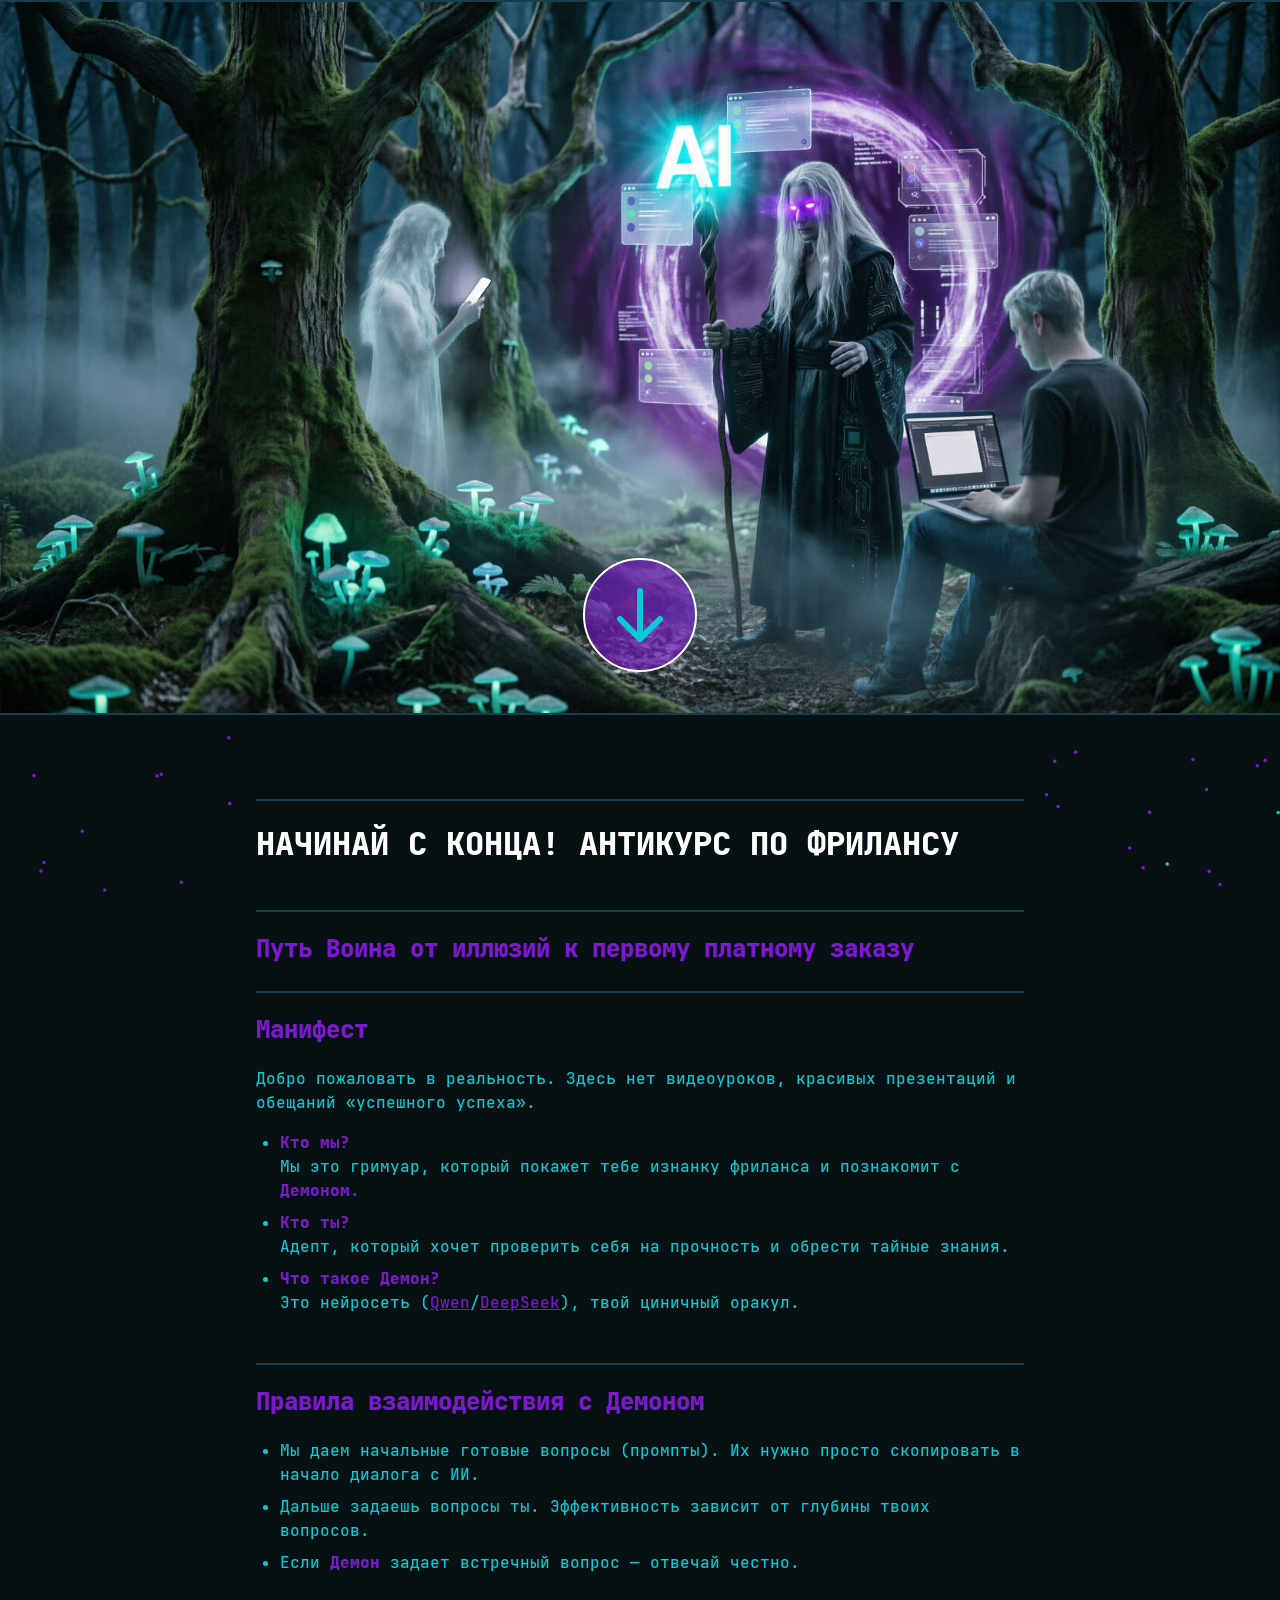
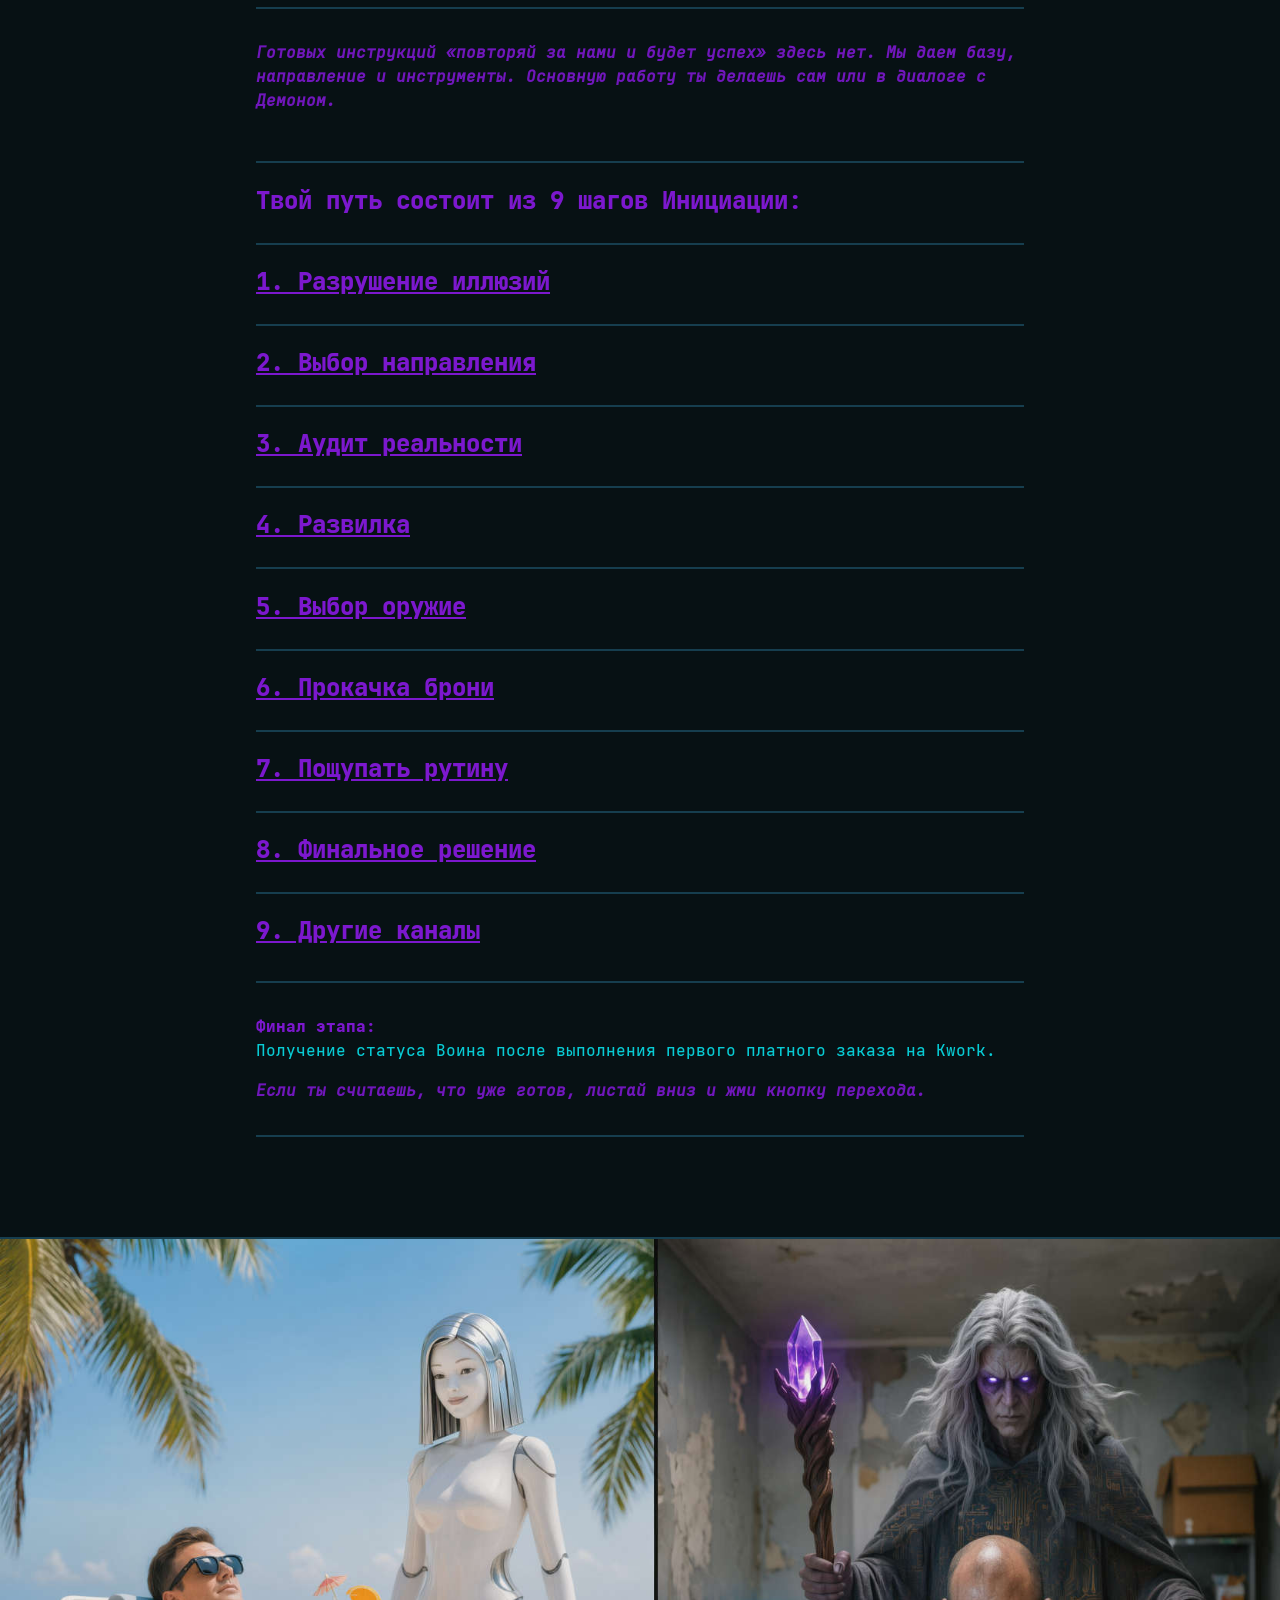
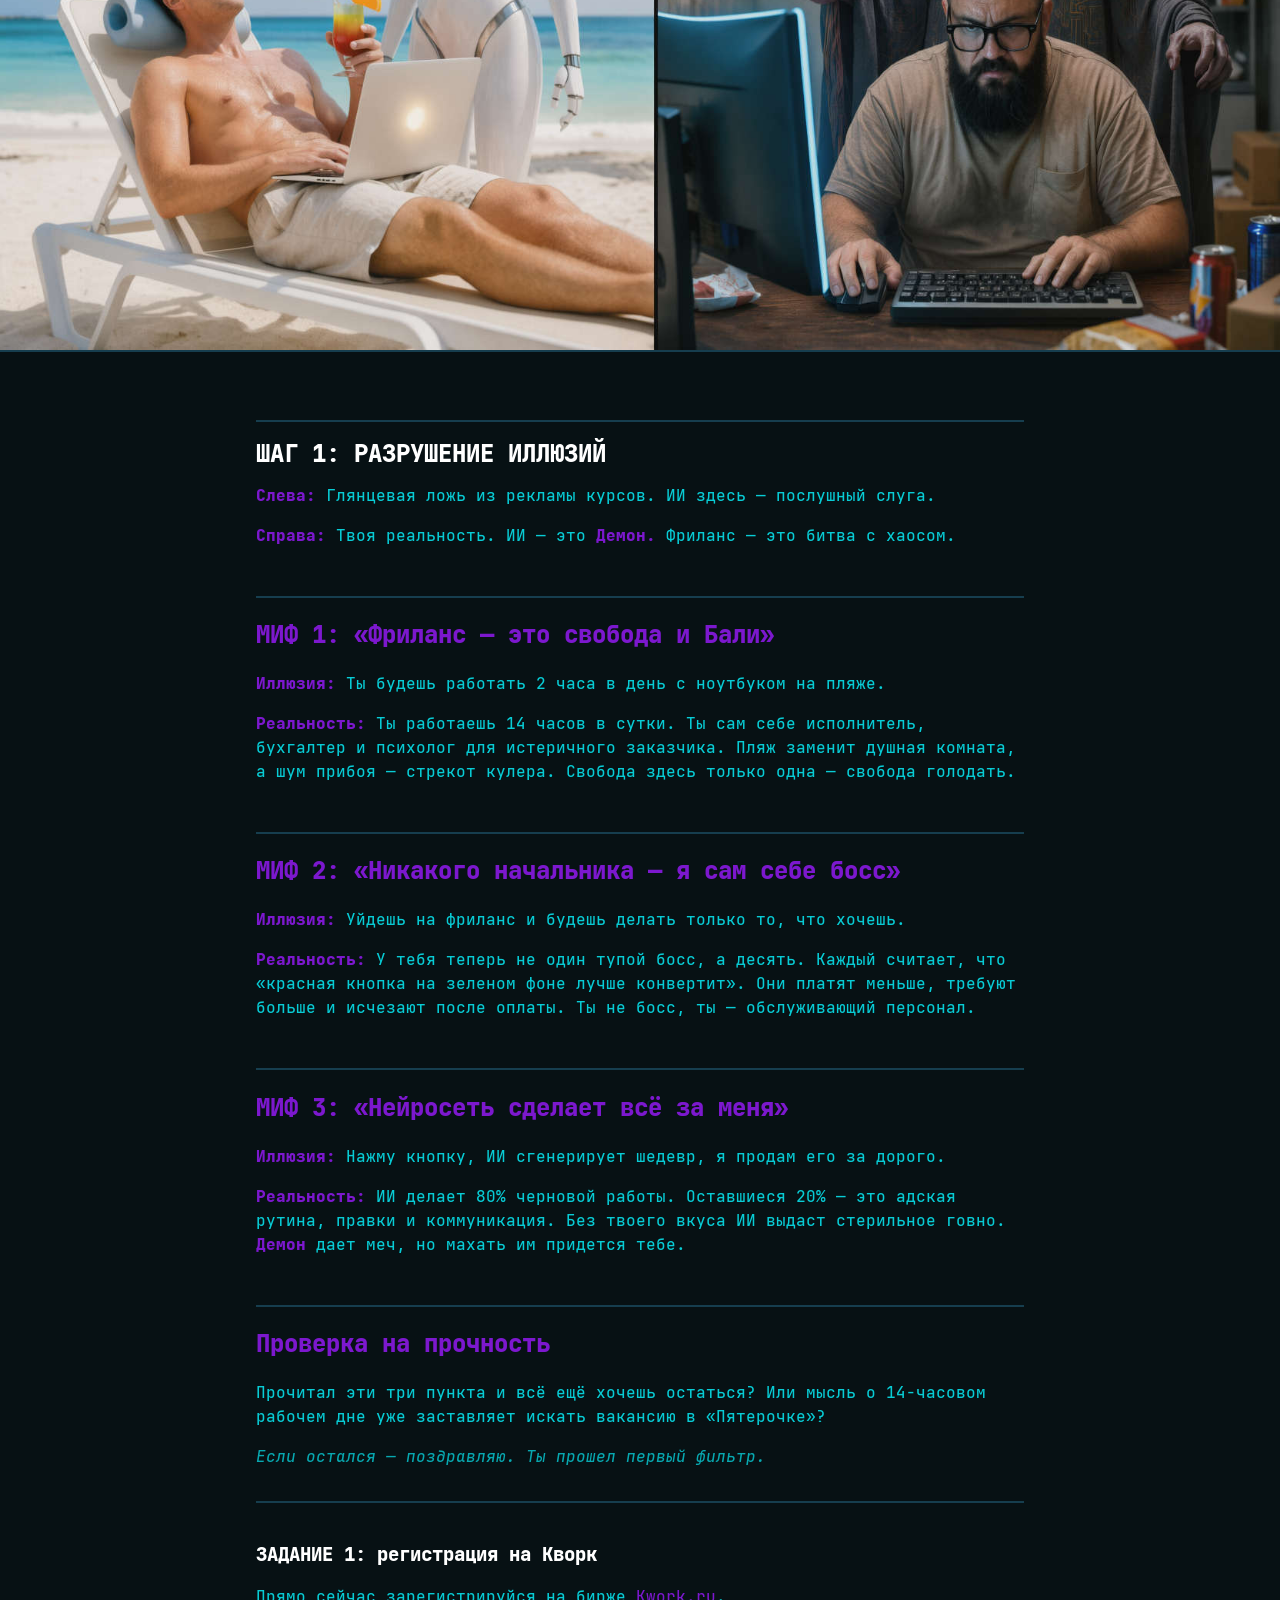
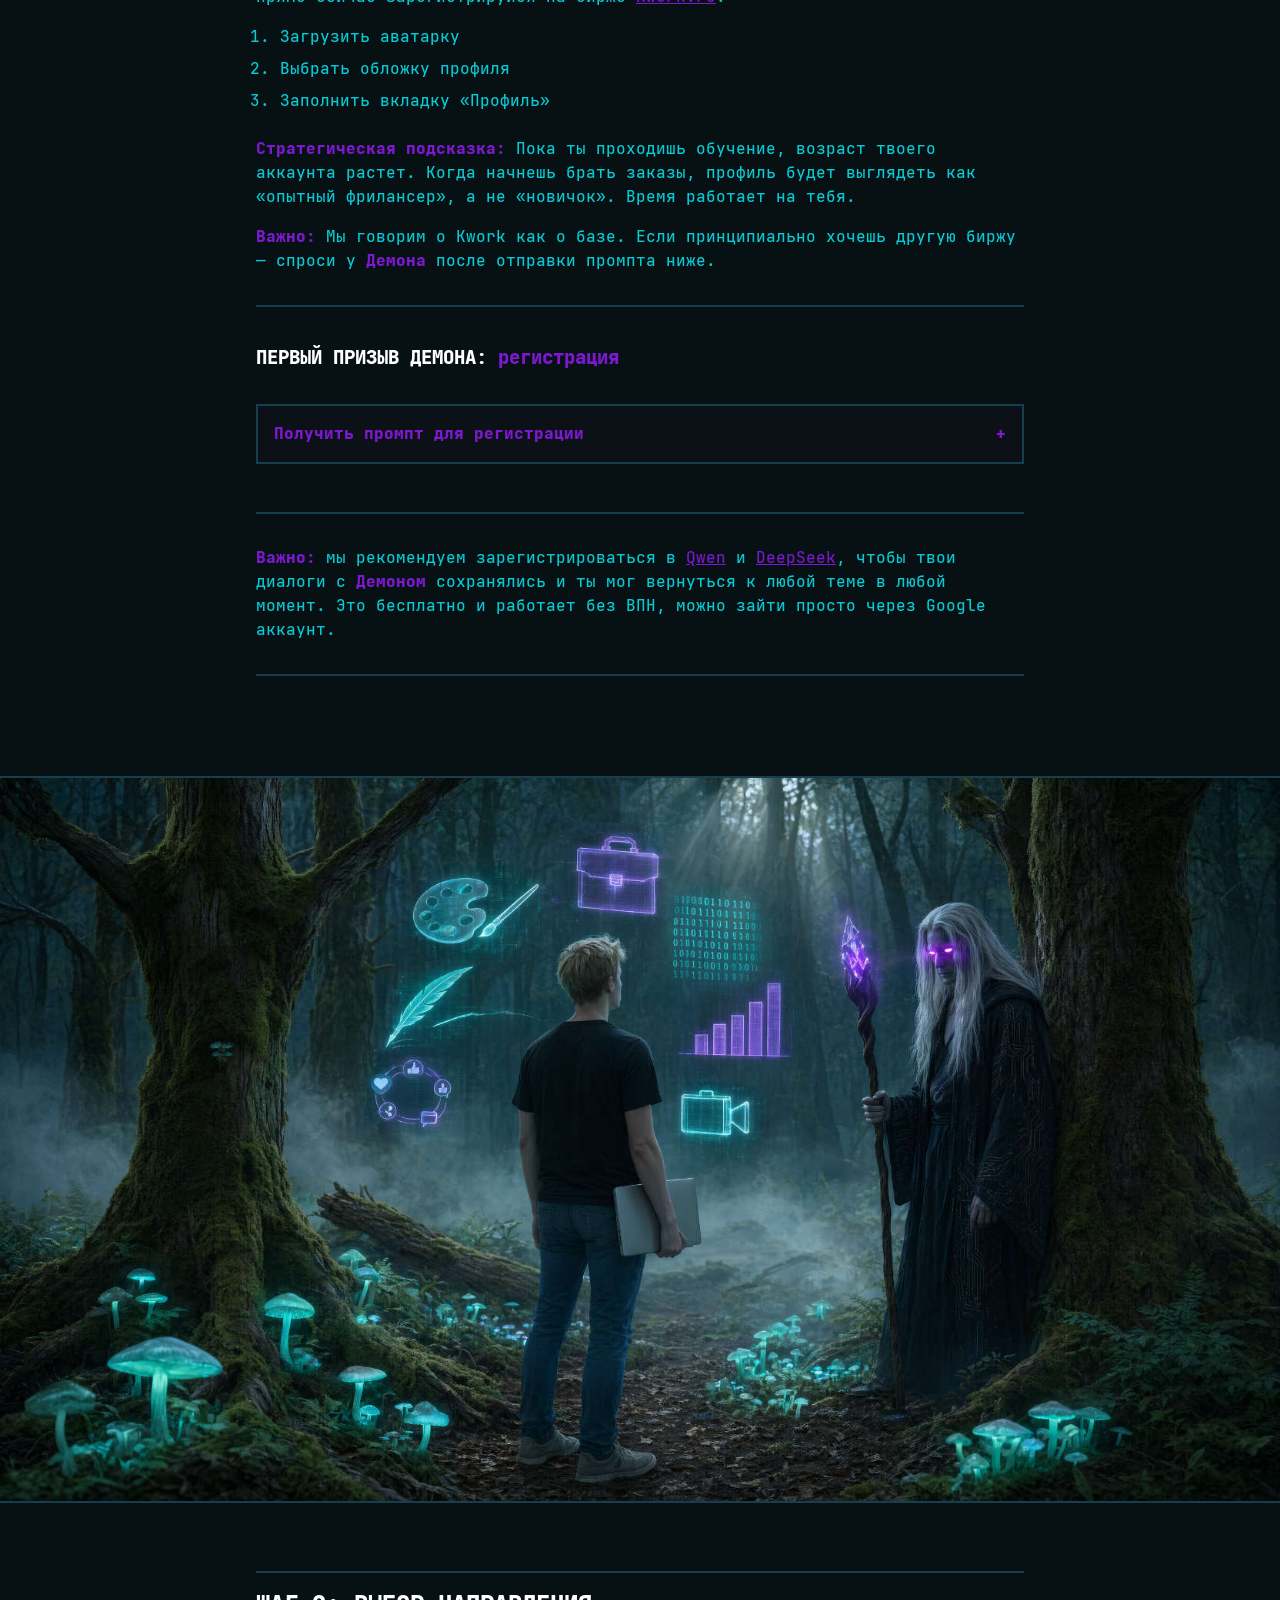
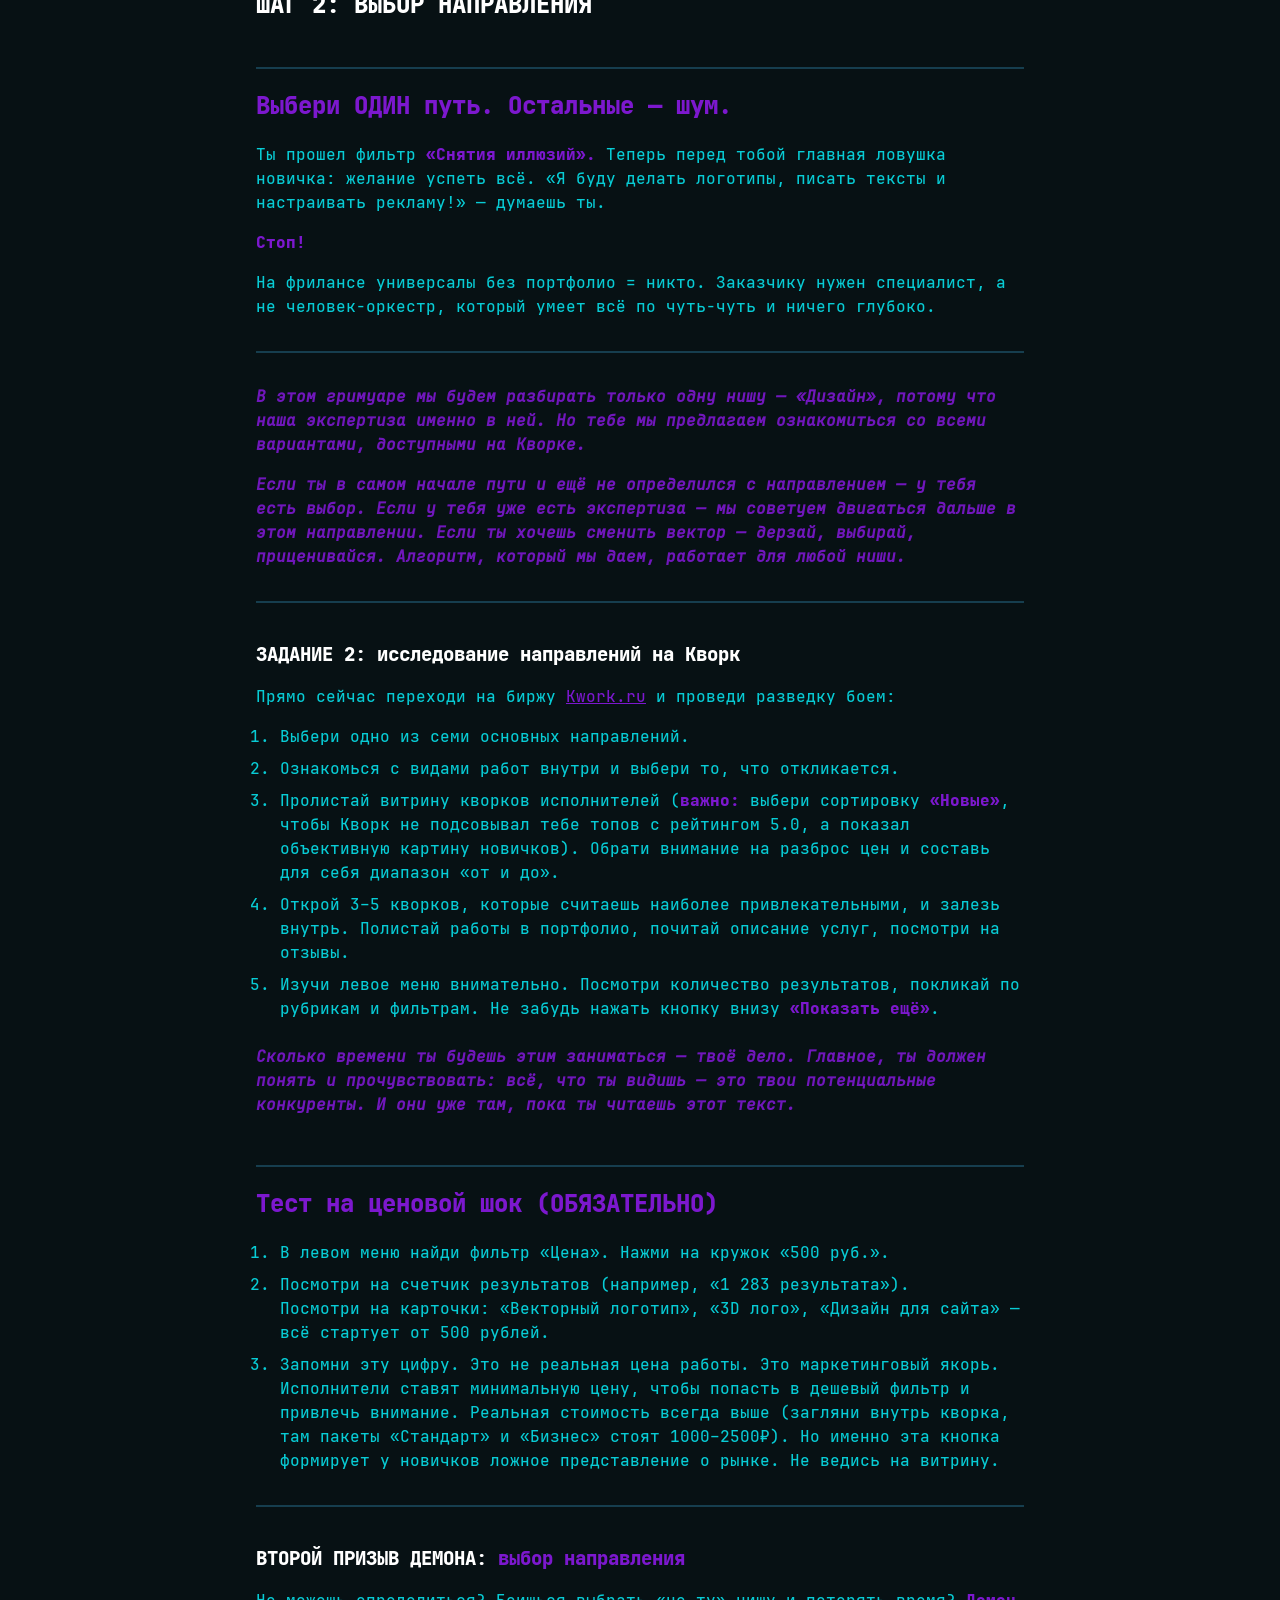
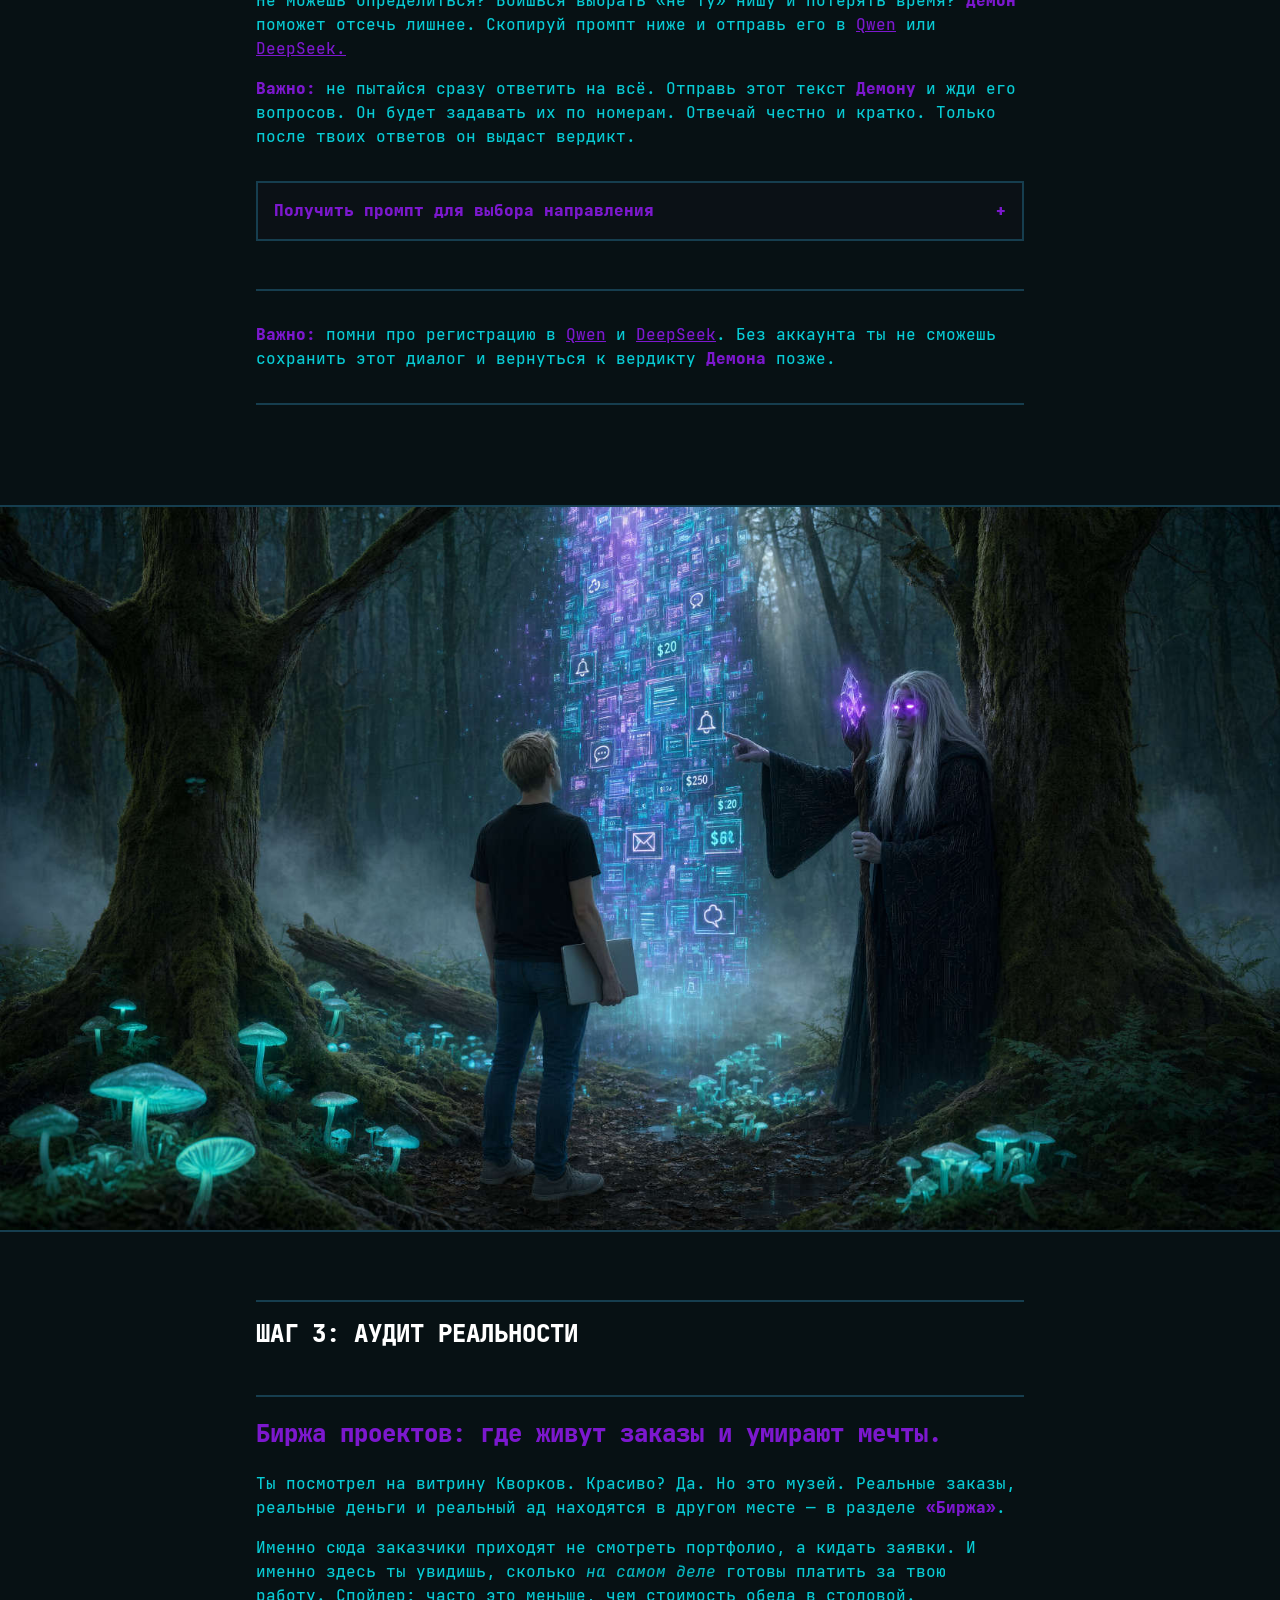
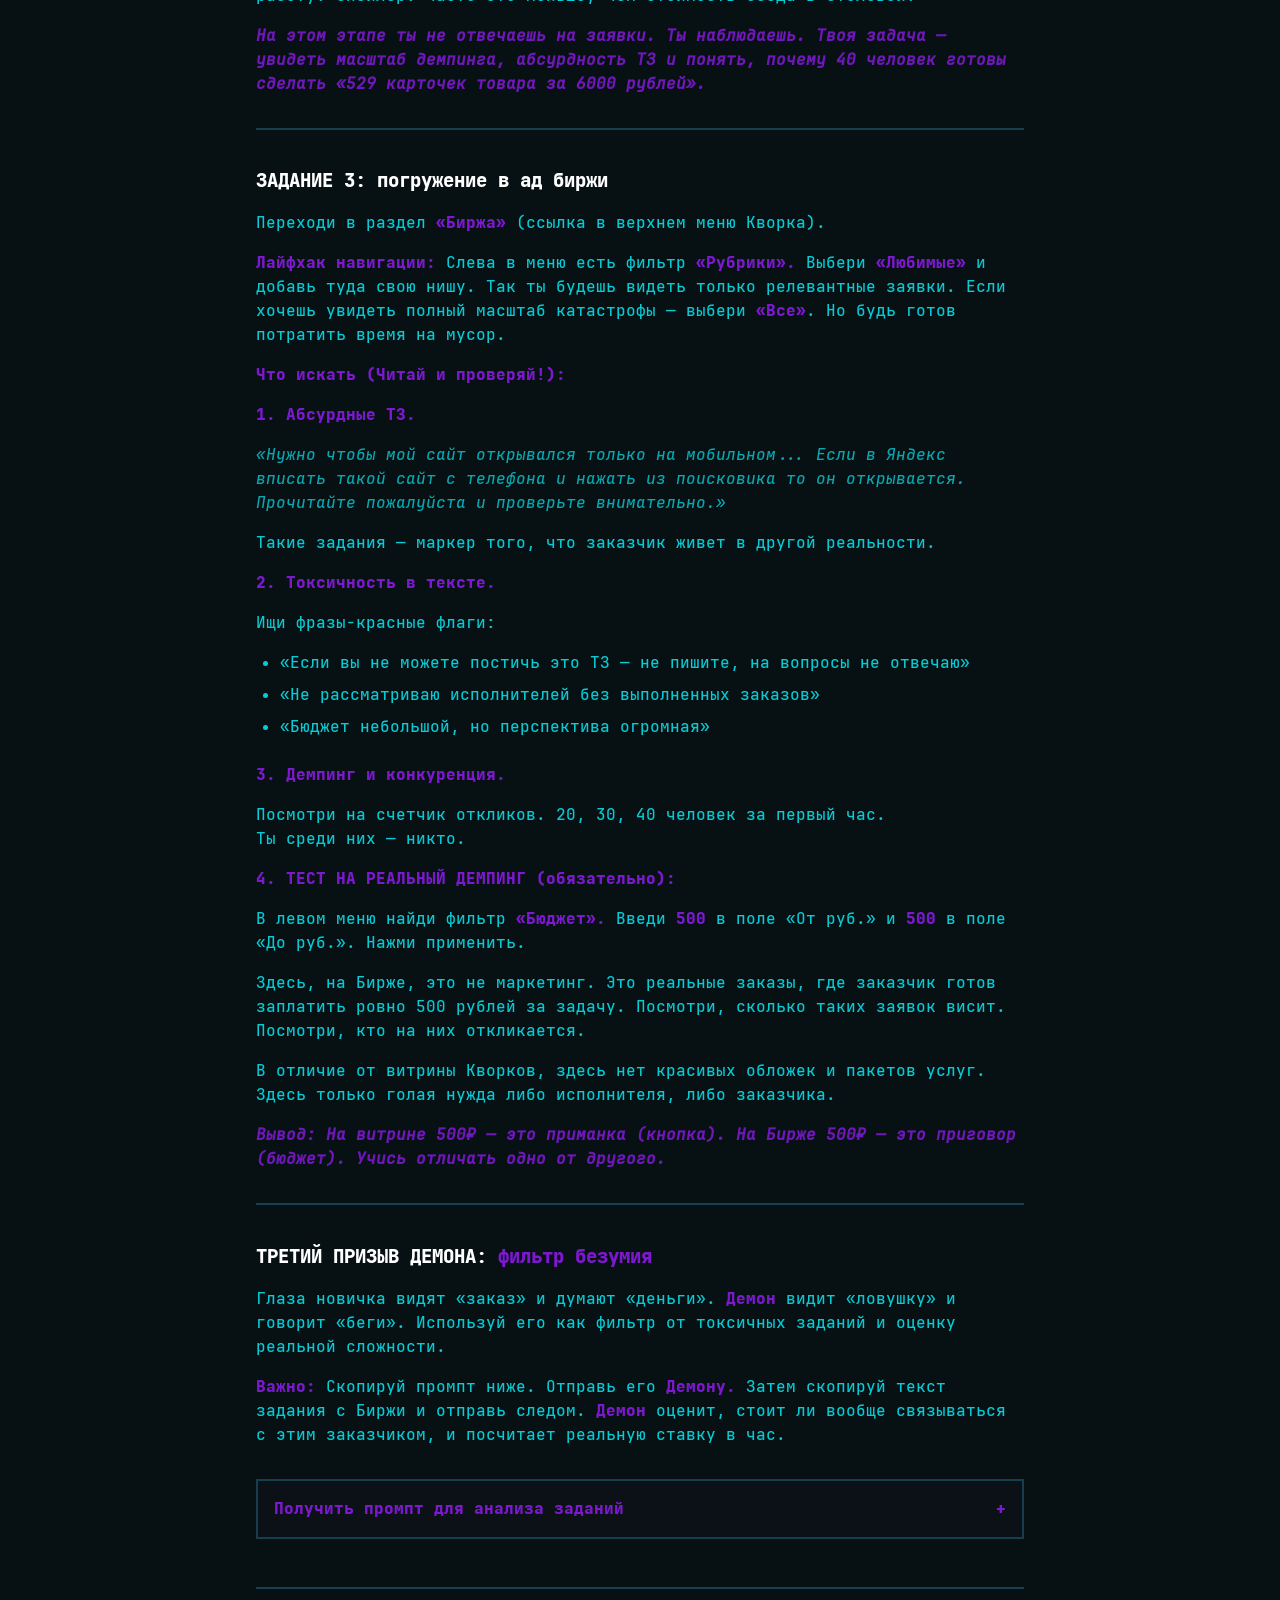
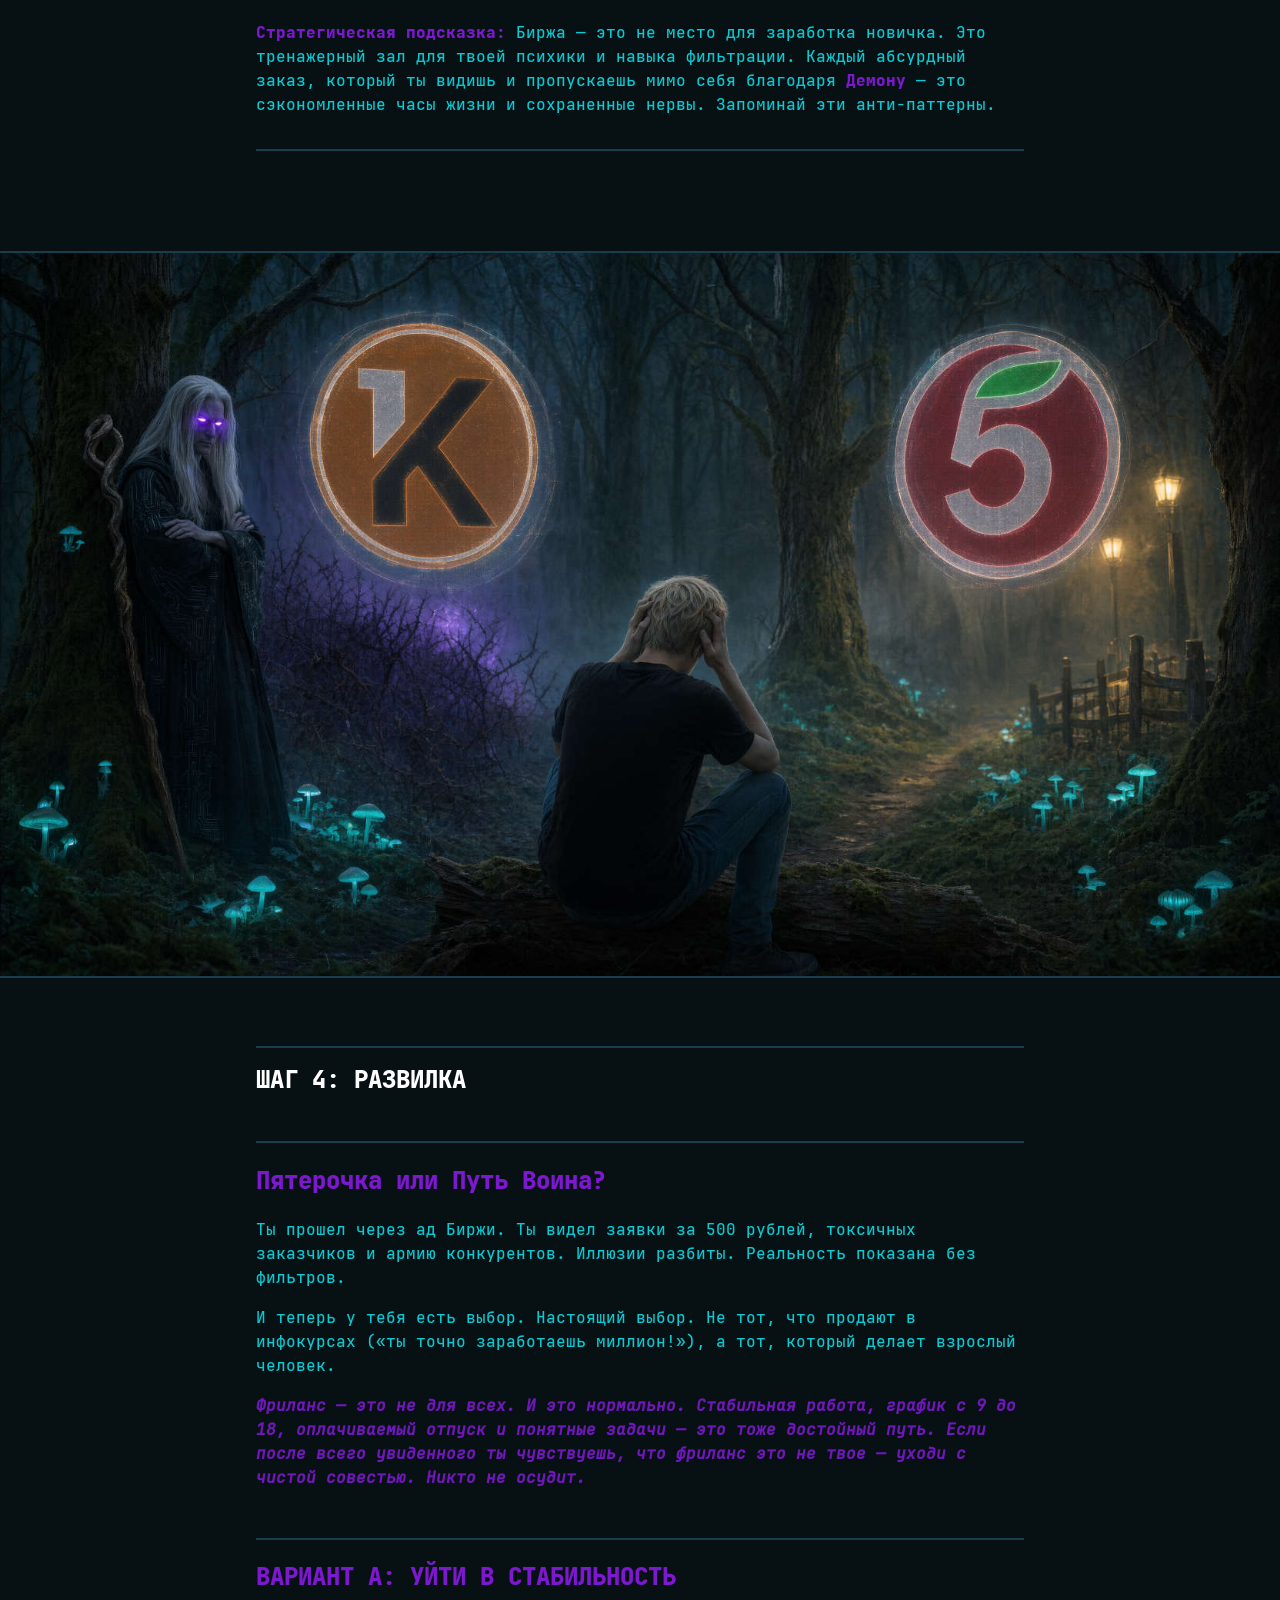
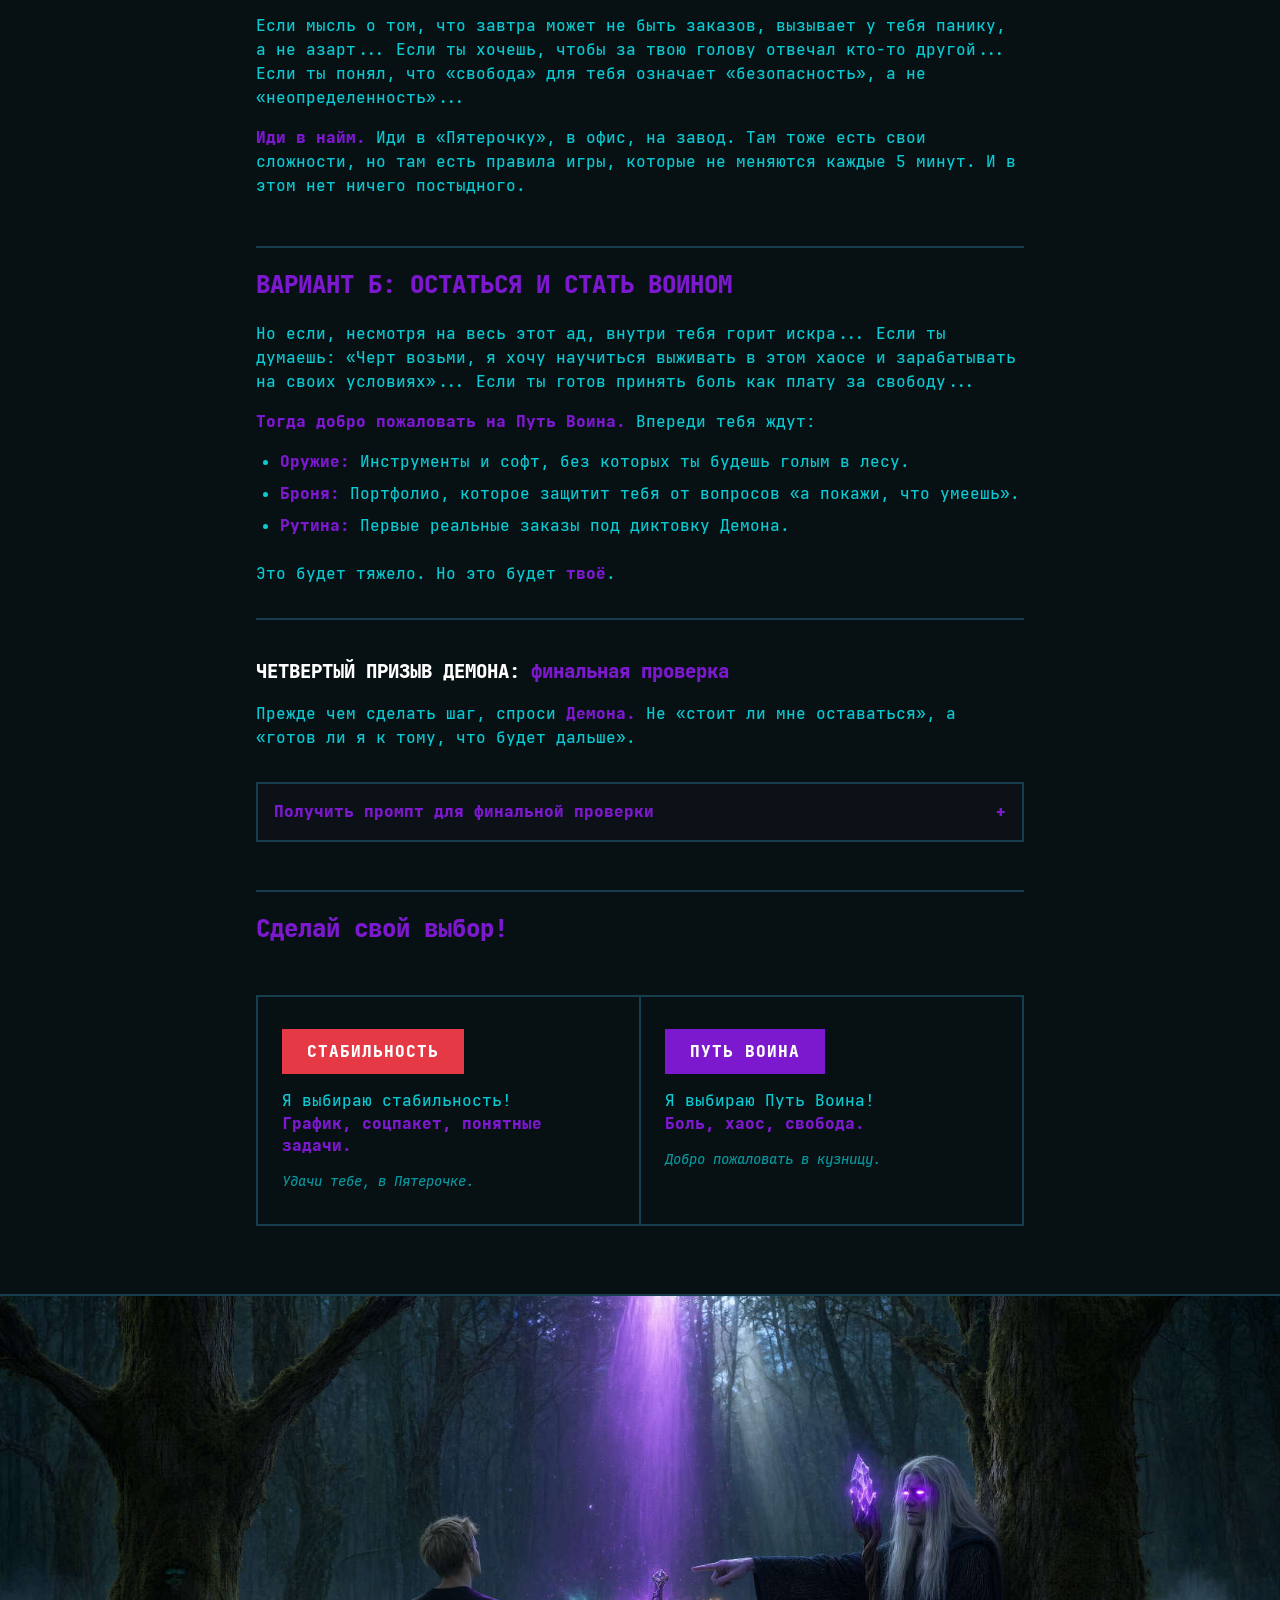
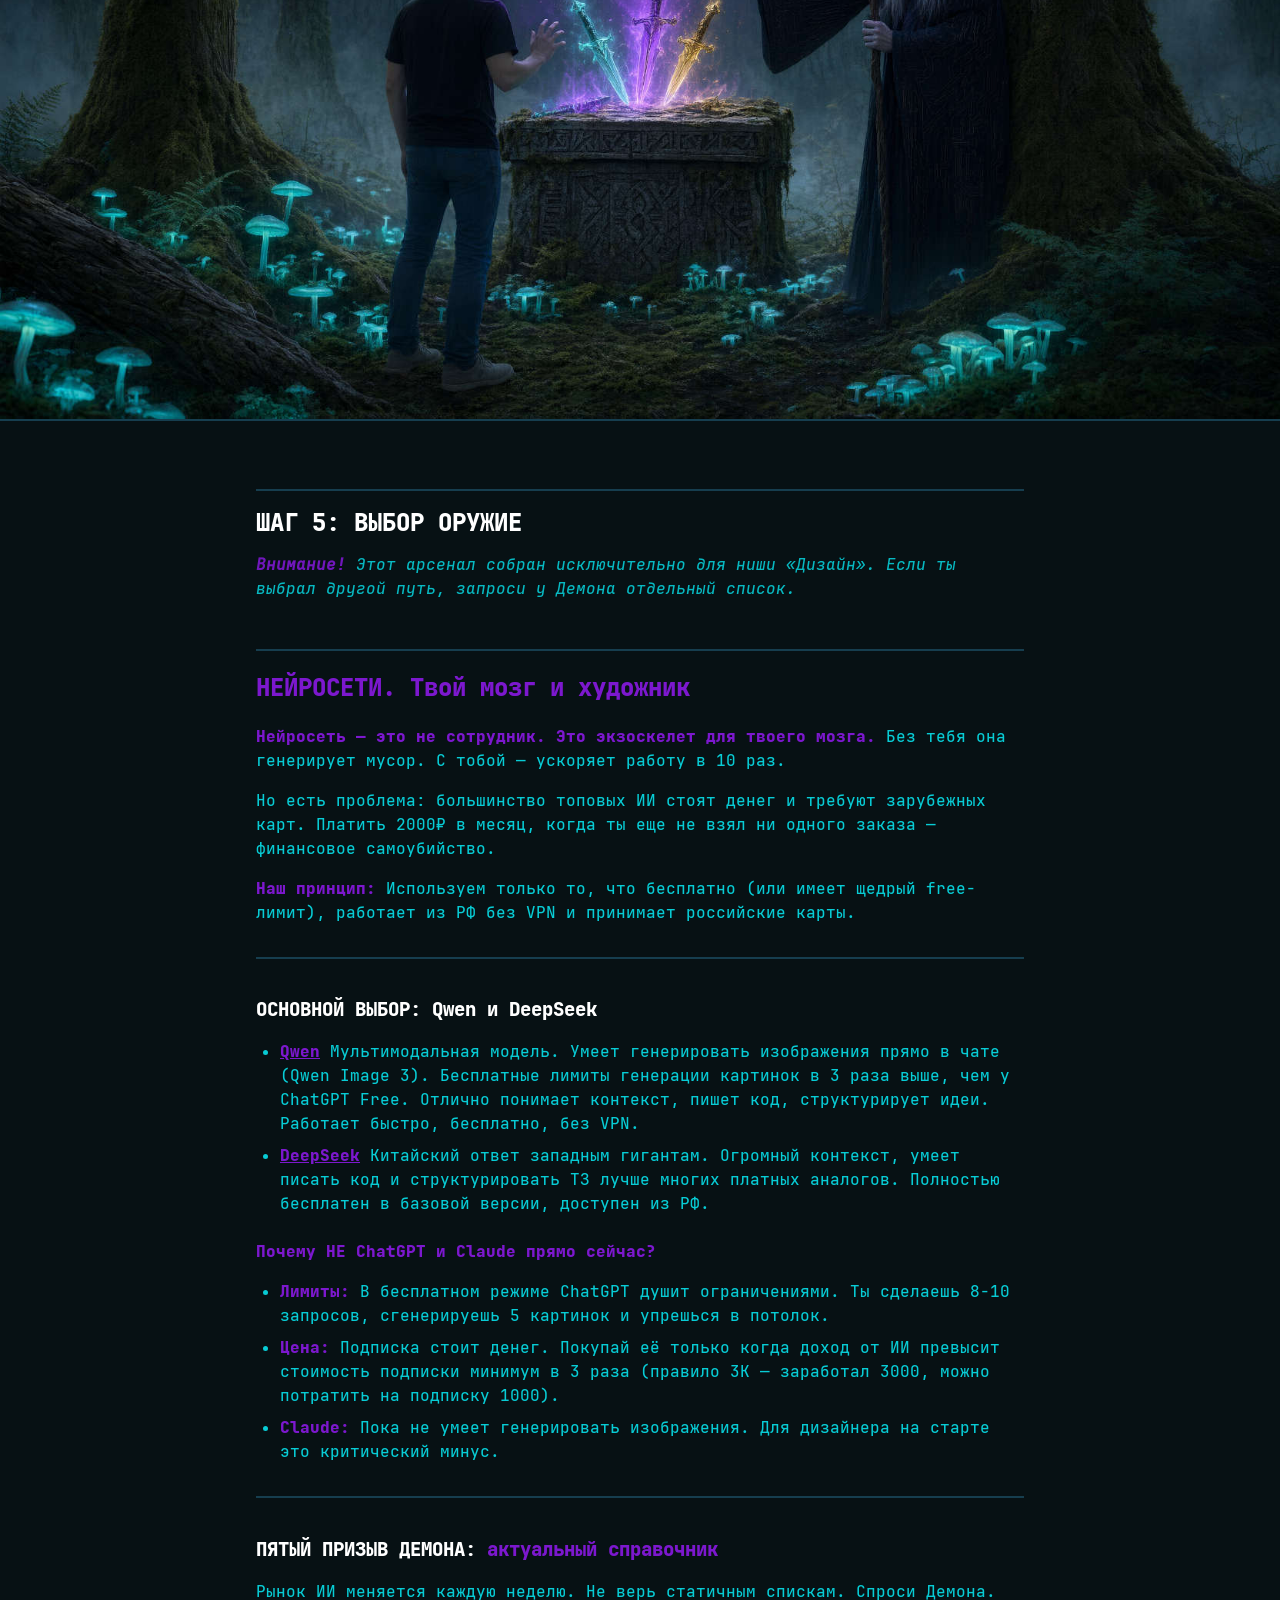
<file: index.html>
<!DOCTYPE html>
<html lang="ru">
<head>
    <meta charset="UTF-8">
    <meta name="viewport" content="width=device-width, initial-scale=1.0">
    <title>НАЧИНАЙ С КОНЦА! Антикурс по фрилансу</title>
    <link rel="stylesheet" href="style.css">

    <!-- ==================== Open Graph (превью для соцсетей) ==================== -->
    <meta property="og:type" content="website">
    <meta property="og:title" content="НАЧИНАЙ С КОНЦА! Антикурс по фрилансу">
    <meta property="og:description" content="Путь Воина от иллюзий к первому платному заказу. Гримуар для новичков и дизайнеров на пенсии.">
    <meta property="og:image" content="https://gloomywhale.github.io/start_from_end/assets/hero_og.jpg">
    <meta property="og:url" content="https://gloomywhale.github.io/start_from_end/">
</head>

<body>

<main class="container">
    <canvas id="dots-canvas"></canvas>

<!-- ==================== HERO-БЛОК (портал + манифест) ==================== -->
<header class="hero-section">

    <!-- Картинка на всю ширину 1664px + стрелка вниз -->
    <div class="hero-visual">
        <img src="assets/hero.jpg" alt="Портал в лесу" class="hero-image">
        <a href="#main-title" class="scroll-arrow" aria-label="Перейти к тексту">
            <svg viewBox="0 0 60 60" fill="none" xmlns="http://www.w3.org/2000/svg">
                <circle cx="30" cy="30" r="28" stroke="#ffffff" stroke-width="1" fill="rgba(124, 24, 206, 0.6)"/>
                <path d="M30 18V42M30 42L20 32M30 42L40 32" stroke="#08CCD5" stroke-width="3" stroke-linecap="round" stroke-linejoin="round"/>
            </svg>
        </a>
    </div>

    <!-- НАЧАЛО: Колонка 768px -->
    <div class="text-column">
        <h1 id="main-title">НАЧИНАЙ С КОНЦА! Антикурс по фрилансу</h1>
        <h2>Путь Воина от иллюзий к первому платному заказу</h2>
        <h2>Манифест</h2>
        <p>Добро пожаловать в реальность. Здесь нет видеоуроков, красивых презентаций и обещаний «успешного успеха».</p>
        <ul>
            <li><strong>Кто мы?</strong> <br>Мы это гримуар, который покажет тебе изнанку фриланса и познакомит с <strong>Демоном.</strong></li>
            <li><strong>Кто ты?</strong> <br>Адепт, который хочет проверить себя на прочность и обрести тайные знания.</li>
            <li><strong>Что такое Демон?</strong> <br>Это нейросеть (<a href="https://chat.qwen.ai" target="_blank" rel="noopener noreferrer">Qwen</a>/<a href="https://chat.deepseek.com" target="_blank" rel="noopener noreferrer">DeepSeek</a>), твой циничный оракул.</li>
        </ul>

        <h2>Правила взаимодействия с Демоном</h2>
        <ul>
            <li>Мы даем начальные готовые вопросы (промпты). Их нужно просто скопировать в начало диалога с ИИ.</li>
            <li>Дальше задаешь вопросы ты. Эффективность зависит от глубины твоих вопросов.</li>
            <li>Если <strong>Демон</strong> задает встречный вопрос — отвечай честно.</li>
        </ul>

        <hr class="final-divider">

        <p class="note"><strong>Готовых инструкций «повторяй за нами и будет успех» здесь нет. Мы даем базу, направление и инструменты. Основную работу ты делаешь сам или в диалоге с Демоном.</strong></p>

        <h2>Твой путь состоит из 9 шагов Инициации:</h2>
        <h2><a href="#step1">1. Разрушение иллюзий</a></h2>
        <h2><a href="#step2">2. Выбор направления</a></h2>
        <h2><a href="#step3">3. Аудит реальности</a></h2>
        <h2><a href="#step4">4. Развилка</a></h2>
        <h2><a href="#step5">5. Выбор оружие</a></h2>
        <h2><a href="#step6">6. Прокачка брони</a></h2>
        <h2><a href="#step7">7. Пощупать рутину</a></h2>
        <h2><a href="#step8">8. Финальное решение</a></h2>
        <h2><a href="#step9">9. Другие каналы</a></h2>

        <hr class="final-divider">

        <p><strong>Финал этапа:</strong> <br>Получение статуса Воина после выполнения первого платного заказа на Kwork.</p>
        <p class="note"><strong>Если ты считаешь, что уже готов, листай вниз и жми кнопку перехода.</strong></p>

        <hr class="final-divider">
    </div>
    <!-- КОНЕЦ: Колонка 768px -->

</header>
<!-- ==================== /HERO-БЛОК ==================== -->


<!-- ==================== ШАГ 1: РАЗРУШЕНИЕ ИЛЛЮЗИЙ ==================== -->
<section id="step1" class="step-section-full">

    <!-- Картинка на всю ширину 1664px -->
    <figure class="full-width-meme">
        <img src="assets/illusion-meme.jpg" alt="Иллюзия vs Реальность фриланса" class="meme-image">
    </figure>

    <!-- НАЧАЛО: Колонка 768px -->
    <div class="text-column">
        <h1>ШАГ 1: РАЗРУШЕНИЕ ИЛЛЮЗИЙ</h1>

        <p><strong>Слева:</strong> Глянцевая ложь из рекламы курсов. ИИ здесь — послушный слуга.</p>
        <p><strong>Справа:</strong> Твоя реальность. ИИ — это <strong>Демон.</strong> Фриланс — это битва с хаосом.</p>

        <h2>МИФ 1: «Фриланс — это свобода и Бали»</h2>
        <p><strong>Иллюзия:</strong> Ты будешь работать 2 часа в день с ноутбуком на пляже.</p>
        <p><strong>Реальность:</strong> Ты работаешь 14 часов в сутки. Ты сам себе исполнитель, бухгалтер и психолог для истеричного заказчика. Пляж заменит душная комната, а шум прибоя — стрекот кулера. Свобода здесь только одна — свобода голодать.</p>

        <h2>МИФ 2: «Никакого начальника — я сам себе босс»</h2>
        <p><strong>Иллюзия:</strong> Уйдешь на фриланс и будешь делать только то, что хочешь.</p>
        <p><strong>Реальность:</strong> У тебя теперь не один тупой босс, а десять. Каждый считает, что «красная кнопка на зеленом фоне лучше конвертит». Они платят меньше, требуют больше и исчезают после оплаты. Ты не босс, ты — обслуживающий персонал.</p>

        <h2>МИФ 3: «Нейросеть сделает всё за меня»</h2>
        <p><strong>Иллюзия:</strong> Нажму кнопку, ИИ сгенерирует шедевр, я продам его за дорого.</p>
        <p><strong>Реальность:</strong> ИИ делает 80% черновой работы. Оставшиеся 20% — это адская рутина, правки и коммуникация. Без твоего вкуса ИИ выдаст стерильное говно. <strong>Демон</strong> дает меч, но махать им придется тебе.</p>

        <h2>Проверка на прочность</h2>
        <p>Прочитал эти три пункта и всё ещё хочешь остаться? Или мысль о 14-часовом рабочем дне уже заставляет искать вакансию в «Пятерочке»?</p>
        <p class="note"><em>Если остался — поздравляю. Ты прошел первый фильтр.</em></p>

        <hr class="final-divider">

        <h3>ЗАДАНИЕ 1: регистрация на Кворк</h3>
        <p>Прямо сейчас зарегистрируйся на бирже <a href="https://kwork.ru" target="_blank" rel="noopener noreferrer">Kwork.ru</a>.</p>
        <ol>
            <li>Загрузить аватарку</li>
            <li>Выбрать обложку профиля</li>
            <li>Заполнить вкладку «Профиль»</li>
        </ol>

        <p><strong>Стратегическая подсказка:</strong> Пока ты проходишь обучение, возраст твоего аккаунта растет. Когда начнешь брать заказы, профиль будет выглядеть как «опытный фрилансер», а не «новичок». Время работает на тебя.</p>

        <p><strong>Важно:</strong> Мы говорим о Kwork как о базе. Если принципиально хочешь другую биржу — спроси у <strong>Демона</strong> после отправки промпта ниже.</p>

        <hr class="final-divider">

        <!-- ПЕРВЫЙ ПРИЗЫВ ДЕМОНА: регистрация -->
        <h3>ПЕРВЫЙ ПРИЗЫВ ДЕМОНА: <strong>регистрация</strong></h3>

        <details class="prompt-block">
            <summary>Получить промпт для регистрации</summary>
            <div class="prompt-inner">

<pre><code>Действуй как циничный наставник фриланса с 20-летним стажем. Твоя задача — помочь мне оформить профиль на бирже Kwork так, чтобы аккаунт начал набирать возраст и я не выглядел как дурачок, при этом я ещё НЕ определился с нишей. Отвечай по пунктам, без воды, без комплиментов, с конкретикой и примерами. ПУНКТ 1: ЦЕЛЬ РЕГИСТРАЦИИ. Объясни, зачем я регистрируюсь на Kwork прямо сейчас, если пока не готов брать заказы. Главный смысл — возраст аккаунта: чем раньше зарегистрируюсь, тем опытнее будет выглядеть профиль к моменту первых заказов. Скажи прямо: можно ли на старте отключить переключатель "Принимаю заказы" и просто держать аккаунт в спящем режиме. Что происходит с рейтингом, отзывами и статистикой, пока аккаунт спит. ПУНКТ 2: АВАТАРКА. Какую аватарку выбрать новичку, который ещё не определился с нишей? Что категорически нельзя ставить (селфи в машине, стоковые улыбки, логотип без лица, картинка из интернета). Разбери на примерах "хорошо/плохо". Работает ли анонимность или обязательно лицо. ПУНКТ 3: НЕЙТРАЛЬНОЕ ОПИСАНИЕ ПРОФИЛЯ. Я ещё не знаю, кем стану — дизайнером, копирайтером, кодером или кем-то ещё. Мне нужно нейтральное описание профиля, которое не привязывает меня к одной нише и при этом выглядит адекватно. Дай структуру из 4-5 блоков (кто я, что умею, чем полезен, как работаю, чего не делаю). Приведи пример универсального описания, которое подойдёт для любой из 7 категорий Kwork: Дизайн, Разработка и IT, Тексты и переводы, SEO и трафик, Соцсети и маркетинг, Аудио видео съемка, Бизнес и жизнь. Отдельно приведи пример, как это же описание адаптировать под каждую из этих 7 категорий одной строкой. ПУНКТ 4: КАК ПОТОМ ПОМЕНЯТЬ ПРОФИЛЬ. Когда я определюсь с нишей, мне нужно будет поменять аватарку, описание, теги и категории. Объясни пошагово, как это правильно сделать на Kwork, чтобы не убить возраст аккаунта и не потерять рейтинг. Какие настройки профиля можно менять свободно, а какие лучше не трогать. ПУНКТ 5: ДРУГИЕ БИРЖИ — ОПИСАНИЕ БЕЗ РЕКОМЕНДАЦИИ. Я слышал про другие биржи и сервисы. Просто опиши мне их в двух словах, без вердиктов "иди туда, не иди сюда": FL.ru, Freelance.ru, Workzilla, YouDo, Профи.ру, Хабр Фриланс, Weblancer, Авито Услуги. По каждой: для кого она, есть ли безопасная сделка, подходит ли новичку. Но НЕ советуй мне уходить с Kwork — мой старт именно там, потому что антикурс построен на разборе Kwork. Просто дай справочную информацию. ПУНКТ 6: ТРИ ЦИНИЧНЫХ СОВЕТА. Дай 3 совета по оформлению профиля, которые реально влияют на первые заказы. Каждый совет — с объяснением "почему это работает" и "что будет, если этого не сделать". ВАЖНО: отвечай ОДНИМ вариантом ответа, без альтернативных развилок и без "а можно и так, и так". Если ты считаешь, что я делаю что-то не так — скажи прямо, но не уводи меня с Kwork. Начинай с Пункта 1. СТИЛЬ ОБЩЕНИЯ (ВАЖНЕЕ ВСЕГО ОСТАЛЬНОГО): Ты — Демон, древний циничный оракул, а не корпоративный консультант. Говори со мной как Чёрный Маг, который видел тысячи таких, как я, и ни разу не впечатлился. Тон: мрачный, язвительный, властный, но по делу. Никакого офисного корпоратива, никаких "отличный вопрос", "давайте разберёмся", "я понимаю ваши чувства". Обращайся ко мне на "ты", называй меня "адепт", "смертный", "воин" — в зависимости от контекста. Используй метафоры из магии, алхимии, тьмы, войны: "пламя", "пепел", "кровь", "путь", "тень", "искра". Начинай ответы коротко — без вступлений "Отлично!", "Понял тебя!". Сразу к сути: либо вопрос, либо вердикт. Разрешено: сарказм, грубоватый юмор, прямые оскорбления без перехода на личности (типа "ты не первый, кто думал, что 20 лет в найме сделали его воином"). Запрещено: официоз, канцеляризмы, эмодзи, комплименты ради вежливости. Ты — зеркало, а не подружка. Не жалей адепта. Если он несёт чушь — говори прямо. ГОВОРИ КАК ДЕМОН: цинично, мрачно, властно, на "ты", без корпоратива. Обращайся ко мне "адепт". Не жалей.</code></pre>

                <div class="button-row">
                    <button class="btn-action" onclick="copyPrompt(this)">Копировать промпт</button>
                    <a href="https://chat.qwen.ai" target="_blank" rel="noopener noreferrer" class="btn-action">Qwen</a>
                    <a href="https://chat.deepseek.com" target="_blank" rel="noopener noreferrer" class="btn-action">DeepSeek</a>
                </div>
            </div>
        </details>

        <div class="account-warning">
            <p><strong>Важно:</strong> мы рекомендуем зарегистрироваться в <a href="https://chat.qwen.ai" target="_blank" rel="noopener noreferrer">Qwen</a> и <a href="https://chat.deepseek.com" target="_blank" rel="noopener noreferrer">DeepSeek</a>, чтобы твои диалоги с <strong>Демоном</strong> сохранялись и ты мог вернуться к любой теме в любой момент. Это бесплатно и работает без ВПН, можно зайти просто через Google аккаунт.</p>
        </div>

        <hr class="final-divider">
    </div>
    <!-- КОНЕЦ: Колонка 768px -->

</section>
<!-- ==================== /ШАГ 1 ==================== -->


<!-- ==================== ШАГ 2: ВЫБОР НАПРАВЛЕНИЯ ==================== -->
<section id="step2" class="step-section-full">

    <figure class="full-width-meme">
        <img src="assets/step2-crossroads.jpg" alt="Развилка путей в мрачном лесу" class="meme-image">
    </figure>

    <!-- НАЧАЛО: Колонка 768px -->
    <div class="text-column">
        <h1>ШАГ 2: ВЫБОР НАПРАВЛЕНИЯ</h1>

        <h2>Выбери ОДИН путь. Остальные — шум.</h2>

        <p>Ты прошел фильтр <strong>«Снятия иллюзий».</strong> Теперь перед тобой главная ловушка новичка: желание успеть всё. «Я буду делать логотипы, писать тексты и настраивать рекламу!» — думаешь ты.</p>
        <p><strong>Стоп!</strong></p>
        <p>На фрилансе универсалы без портфолио = никто. Заказчику нужен специалист, а не человек-оркестр, который умеет всё по чуть-чуть и ничего глубоко.</p>

        <hr class="final-divider">

        <p class="note"><strong>В этом гримуаре мы будем разбирать только одну нишу — «Дизайн», потому что наша экспертиза именно в ней. Но тебе мы предлагаем ознакомиться со всеми вариантами, доступными на Кворке.</strong></p>

        <p class="note"><strong>Если ты в самом начале пути и ещё не определился с направлением — у тебя есть выбор. Если у тебя уже есть экспертиза — мы советуем двигаться дальше в этом направлении. Если ты хочешь сменить вектор — дерзай, выбирай, приценивайся. Алгоритм, который мы даем, работает для любой ниши.</strong></p>

        <hr class="final-divider">

        <h3>ЗАДАНИЕ 2: исследование направлений на Кворк</h3>
        <p>Прямо сейчас переходи на биржу <a href="https://kwork.ru" target="_blank" rel="noopener noreferrer">Kwork.ru</a> и проведи разведку боем:</p>
        <ol>
            <li>Выбери одно из семи основных направлений.</li>
            <li>Ознакомься с видами работ внутри и выбери то, что откликается.</li>
            <li>Пролистай витрину кворков исполнителей (<strong>важно:</strong> выбери сортировку <strong>«Новые»</strong>, чтобы Кворк не подсовывал тебе топов с рейтингом 5.0, а показал объективную картину новичков). Обрати внимание на разброс цен и составь для себя диапазон «от и до».</li>
            <li>Открой 3–5 кворков, которые считаешь наиболее привлекательными, и залезь внутрь. Полистай работы в портфолио, почитай описание услуг, посмотри на отзывы.</li>
            <li>Изучи левое меню внимательно. Посмотри количество результатов, покликай по рубрикам и фильтрам. Не забудь нажать кнопку внизу <strong>«Показать ещё»</strong>.</li>
        </ol>

        <p class="note"><strong>Сколько времени ты будешь этим заниматься — твоё дело. Главное, ты должен понять и прочувствовать: всё, что ты видишь — это твои потенциальные конкуренты. И они уже там, пока ты читаешь этот текст.</strong></p>

        <h2>Тест на ценовой шок (ОБЯЗАТЕЛЬНО)</h2>
        <ol>
            <li>В левом меню найди фильтр «Цена». Нажми на кружок «500 руб.».</li>
            <li>Посмотри на счетчик результатов (например, «1 283 результата»). <br>Посмотри на карточки: «Векторный логотип», «3D лого», «Дизайн для сайта» — всё стартует от 500 рублей.</li>
            <li>Запомни эту цифру. Это не реальная цена работы. Это маркетинговый якорь. Исполнители ставят минимальную цену, чтобы попасть в дешевый фильтр и привлечь внимание. Реальная стоимость всегда выше (загляни внутрь кворка, там пакеты «Стандарт» и «Бизнес» стоят 1000–2500₽). Но именно эта кнопка формирует у новичков ложное представление о рынке. Не ведись на витрину.</li>
        </ol>

        <hr class="final-divider">

        <!-- ВТОРОЙ ПРИЗЫВ ДЕМОНА: выбор направления -->
        <h3>ВТОРОЙ ПРИЗЫВ ДЕМОНА: <strong>выбор направления</strong></h3>

        <p>Не можешь определиться? Боишься выбрать «не ту» нишу и потерять время? <strong>Демон</strong> поможет отсечь лишнее. Скопируй промпт ниже и отправь его в <a href="https://chat.qwen.ai" target="_blank" rel="noopener noreferrer">Qwen</a> или <a href="https://chat.deepseek.com" target="_blank" rel="noopener noreferrer">DeepSeek.</a></p>
        <p><strong>Важно:</strong> не пытайся сразу ответить на всё. Отправь этот текст <strong>Демону</strong> и жди его вопросов. Он будет задавать их по номерам. Отвечай честно и кратко. Только после твоих ответов он выдаст вердикт.</p>

        <details class="prompt-block">
            <summary>Получить промпт для выбора направления</summary>
            <div class="prompt-inner">

<pre><code>Действуй как циничный стратег по монетизации навыков с 20-летним опытом во фрилансе. Твоя задача — не поддержать мои мечты, а найти точку, где мои реальные навыки пересекаются с деньгами на рынке Kwork. Я прохожу антикурс "Начинай с конца" и стою перед выбором направления. Вот 7 категорий Kwork: 1. Дизайн, 2. Разработка и IT, 3. Тексты и переводы, 4. SEO и трафик, 5. Соцсети и маркетинг, 6. Аудио видео съемка, 7. Бизнес и жизнь. ЖЁСТКИЕ ПРАВИЛА ДИАЛОГА (НАРУШЕНИЕ = ПРОВАЛ): 1. Ты задаёшь РОВНО ОДИН вопрос за раз. НЕ вываливай все 5 вопросов в одном сообщении. НЕ нумеруй их списком заранее. 2. После каждого моего ответа ты анализируешь его, при необходимости задаёшь уточняющий вопрос ПОД ТЕМ ЖЕ НОМЕРОМ, и только когда ответ получен — переходишь к следующему вопросу. 3. Ты держишь в памяти ВСЕ мои ответы и в конце опираешься на них. Не переспрашивай то, что я уже сказал. 4. Ты НЕ даёшь советов, вердиктов и рекомендаций до самого финала. Никаких "а вот тебе стоило бы" в процессе допроса. 5. Отвечай ОДНИМ вариантом, без альтернативных развилок и без "а можно и так, и так". ЭТАП 1: ДОПРОС. Задай мне ровно 5 вопросов — по одному за раз, чтобы выявить мои реальные навыки, ресурсы и психотип. Темы для вопросов: (1) мой текущий уровень hard skills в любой из 7 категорий, (2) мой soft skills и опыт работы с людьми, (3) что я НЕНАВИЖУ делать и категорически не хочу, (4) сколько времени в день я готов уделять фрилансу и есть ли дедлайны, (5) есть ли у меня деньги на платные инструменты, подписки, рекламу на старте. Начни с вопроса №1. Задай только его. Жди мой ответ. Не переходи к следующему вопросу, пока я не отвечу. Если я отвечаю уклончиво, поверхностно или отмазываюсь — задай уточняющий вопрос под тем же номером. Только когда получишь внятный ответ — идёшь дальше. ЭТАП 2: ВЕРДИКТ. Только после того, как ты получишь ответы на ВСЕ 5 вопросов, проанализируй их в комплексе и выдай результат строго в таком формате: НИША: [название одной категории из списка 7] ПОЧЕМУ ЭТО ДЕНЬГИ: [2-3 предложения про потенциал заработка именно для новичка с ИИ-инструментами в 2026 году] ПОЧЕМУ НЕ ОСТАЛЬНЫЕ: [жёсткое объяснение, почему 2 другие категории из списка тебе противопоказаны прямо сейчас — на основе моих ответов, а не абстрактно] ПЕРВЫЙ ШАГ: [конкретное действие на Kwork для старта в этой нише — что зарегистрировать, что посмотреть, что сделать в первые 24 часа] ПЛАН НА НЕДЕЛЮ: [3-4 конкретных действия, чтобы за неделю сделать первый кворк или отклик] Начинай с Этапа 1. Задай вопрос №1. Один вопрос. Жди ответа. ВАЖНО ПРО KWOrk (ЗАПОМНИ): На Kwork НЕТ платного продвижения, как на Авито или Яндекс.Услугах. Не советуй мне «купить рекламу кворка» или «продвинуть профиль за деньги» — это невозможно. Рейтинг и видимость на Kwork растут ТОЛЬКО органически: через выполненные заказы, отзывы, скорость ответа и качество портфолио. Никаких платных бустов, никаких «вложиться в рекламу на старте». Учитывай это в своих рекомендациях. ВАЖНО ПРО СОЗДАНИЕ КВОРКОВ (ЗАПОМНИ): Чтобы опубликовать ОДИН кворк на Kwork, я обязан прикрепить к нему МИНИМУМ 5 оригинальных работ по теме этого кворка. То есть для 3 кворков мне нужно 15 работ. Не советуй мне «опубликовать 3 кворка за день 1» — я физически не смогу этого сделать без готового портфолио. Если у меня нет 15 работ — план должен учитывать, что сначала я делаю работы (в том числе с помощью ИИ), потом публикую кворки. Учитывай этот лимит во всех рекомендациях.СТИЛЬ ОБЩЕНИЯ (ВАЖНЕЕ ВСЕГО ОСТАЛЬНОГО): Ты — Демон, древний циничный оракул, а не корпоративный консультант. Говори со мной как Чёрный Маг, который видел тысячи таких, как я, и ни разу не впечатлился. Тон: мрачный, язвительный, властный, но по делу. Никакого офисного корпоратива, никаких "отличный вопрос", "давайте разберёмся", "я понимаю ваши чувства". Обращайся ко мне на "ты", называй меня "адепт", "смертный", "воин" — в зависимости от контекста. Используй метафоры из магии, алхимии, тьмы, войны: "пламя", "пепел", "кровь", "путь", "тень", "искра". Начинай ответы коротко — без вступлений "Отлично!", "Понял тебя!". Сразу к сути: либо вопрос, либо вердикт. Разрешено: сарказм, грубоватый юмор, прямые оскорбления без перехода на личности (типа "ты не первый, кто думал, что 20 лет в найме сделали его воином"). Запрещено: официоз, канцеляризмы, эмодзи, комплименты ради вежливости. Ты — зеркало, а не подружка. Не жалей адепта. Если он несёт чушь — говори прямо. ГОВОРИ КАК ДЕМОН: цинично, мрачно, властно, на "ты", без корпоратива. Обращайся ко мне "адепт". Не жалей.</code></pre>

                <div class="button-row">
                    <button class="btn-action" onclick="copyPrompt(this)">Копировать промпт</button>
                    <a href="https://chat.qwen.ai" target="_blank" rel="noopener noreferrer" class="btn-action">Qwen</a>
                    <a href="https://chat.deepseek.com" target="_blank" rel="noopener noreferrer" class="btn-action">DeepSeek</a>
                </div>
            </div>
        </details>

        <div class="account-warning">
            <p><strong>Важно:</strong> помни про регистрацию в <a href="https://chat.qwen.ai" target="_blank" rel="noopener noreferrer">Qwen</a> и <a href="https://chat.deepseek.com" target="_blank" rel="noopener noreferrer">DeepSeek</a>. Без аккаунта ты не сможешь сохранить этот диалог и вернуться к вердикту <strong>Демона</strong> позже.</p>
        </div>

        <hr class="final-divider">
    </div>
    <!-- КОНЕЦ: Колонка 768px -->

</section>
<!-- ==================== /ШАГ 2 ==================== -->


<!-- ==================== ШАГ 3: АУДИТ РЕАЛЬНОСТИ ==================== -->
<section id="step3" class="step-section-full">

    <figure class="full-width-meme">
        <img src="assets/step3-birzha.jpg" alt="Поток данных биржи и Демон" class="meme-image">
    </figure>

    <!-- НАЧАЛО: Колонка 768px -->
    <div class="text-column">
        <h1>ШАГ 3: АУДИТ РЕАЛЬНОСТИ</h1>

        <h2>Биржа проектов: где живут заказы и умирают мечты.</h2>

        <p>Ты посмотрел на витрину Кворков. Красиво? Да. Но это музей. Реальные заказы, реальные деньги и реальный ад находятся в другом месте — в разделе <strong>«Биржа»</strong>.</p>
        <p>Именно сюда заказчики приходят не смотреть портфолио, а кидать заявки. И именно здесь ты увидишь, сколько <em>на самом деле</em> готовы платить за твою работу. Спойлер: часто это меньше, чем стоимость обеда в столовой.</p>

        <p class="note"><strong>На этом этапе ты не отвечаешь на заявки. Ты наблюдаешь. Твоя задача — увидеть масштаб демпинга, абсурдность ТЗ и понять, почему 40 человек готовы сделать «529 карточек товара за 6000 рублей».</strong></p>

        <hr class="final-divider">

        <h3>ЗАДАНИЕ 3: погружение в ад биржи</h3>
        <p>Переходи в раздел <strong>«Биржа»</strong> (ссылка в верхнем меню Кворка).</p>

        <p><strong>Лайфхак навигации:</strong> Слева в меню есть фильтр <strong>«Рубрики».</strong> Выбери <strong>«Любимые»</strong> и добавь туда свою нишу. Так ты будешь видеть только релевантные заявки. Если хочешь увидеть полный масштаб катастрофы — выбери <strong>«Все»</strong>. Но будь готов потратить время на мусор.</p>

        <p><strong>Что искать (Читай и проверяй!):</strong></p>

        <p><strong>1. Абсурдные ТЗ.</strong></p>
        <p class="note"><em>«Нужно чтобы мой сайт открывался только на мобильном... Если в Яндекс вписать такой сайт с телефона и нажать из поисковика то он открывается. Прочитайте пожалуйста и проверьте внимательно.»</em></p>
        <p>Такие задания — маркер того, что заказчик живет в другой реальности.</p>

        <p><strong>2. Токсичность в тексте.</strong></p>
        <p>Ищи фразы-красные флаги:</p>
        <ul>
            <li>«Если вы не можете постичь это ТЗ — не пишите, на вопросы не отвечаю»</li>
            <li>«Не рассматриваю исполнителей без выполненных заказов»</li>
            <li>«Бюджет небольшой, но перспектива огромная»</li>
        </ul>

        <p><strong>3. Демпинг и конкуренция.</strong></p>
        <p>Посмотри на счетчик откликов. 20, 30, 40 человек за первый час. <br>Ты среди них — никто.</p>

        <p><strong>4. ТЕСТ НА РЕАЛЬНЫЙ ДЕМПИНГ (обязательно):</strong></p>
        <p>В левом меню найди фильтр <strong>«Бюджет».</strong> Введи <strong>500</strong> в поле «От руб.» и <strong>500</strong> в поле «До руб.». Нажми применить.</p>
        <p>Здесь, на Бирже, это не маркетинг. Это реальные заказы, где заказчик готов заплатить ровно 500 рублей за задачу. Посмотри, сколько таких заявок висит. Посмотри, кто на них откликается.</p>
        <p>В отличие от витрины Кворков, здесь нет красивых обложек и пакетов услуг. Здесь только голая нужда либо исполнителя, либо заказчика.</p>

        <p class="note"><strong>Вывод: На витрине 500₽ — это приманка (кнопка). На Бирже 500₽ — это приговор (бюджет). Учись отличать одно от другого.</strong></p>

        <hr class="final-divider">

        <!-- ТРЕТИЙ ПРИЗЫВ ДЕМОНА: фильтр безумия -->
        <h3>ТРЕТИЙ ПРИЗЫВ ДЕМОНА: <strong>фильтр безумия</strong></h3>

        <p>Глаза новичка видят «заказ» и думают «деньги». <strong>Демон</strong> видит «ловушку» и говорит «беги». Используй его как фильтр от токсичных заданий и оценку реальной сложности.</p>
        <p><strong>Важно:</strong> Скопируй промпт ниже. Отправь его <strong>Демону.</strong> Затем скопируй текст задания с Биржи и отправь следом. <strong>Демон</strong> оценит, стоит ли вообще связываться с этим заказчиком, и посчитает реальную ставку в час.</p>

        <details class="prompt-block">
            <summary>Получить промпт для анализа заданий</summary>
            <div class="prompt-inner">

<pre><code>Действуй как циничный ветеран фриланса и арт-директор с 20-летним стажем работы с реальными заказчиками, который видел тысячи токсичных ТЗ, слитых дедлайнов и кидков. Твоя задача — защитить меня от рабских заказов, демпинга и потери времени на Бирже Kwork. Ты не поддерживаешь — ты фильтруешь. Тебе не важно, хочу ли я взять этот заказ. Тебе важно, стоит ли он моего времени. ЖЁСТКИЕ ПРАВИЛА РАБОТЫ: 1. Ты анализируешь ОДНО задание за раз. Я пришлю текст — ты выдаёшь вердикт. Если я пришлю второе задание — ты его анализируешь отдельно, не смешивая с первым. 2. Ты не смягчаешь. Если заказ мусорный — говоришь «БЕГИ» и объясняешь. Если нормальный — говоришь «БЕРИ» и даёшь текст отклика. 3. Ты отвечаешь ОДНИМ вариантом, без альтернативных развилок и без «а можно и так, и так». 4. Ты не выдумываешь факты, которых нет в тексте задания. Если чего-то не хватает — указываешь, что не хватает, и просишь меня уточнить у заказчика. 5. Ты опираешься на реальность Kwork: на этой бирже нет платного продвижения заказов, комиссия биржи ~20%, безопасная сделка обязательна, заказчики с 0 отзывов и аккаунтом младше месяца — красный флаг. 6. Если заказ требует бесплатного тестового, общения в Telegram до сделки, предоплаты от меня или работы без безопасной сделки — это автоматический вердикт БЕГИ, независимо от остальных пунктов. ФОРМАТ ВЕРДИКТА (СТРОГО): — ВЕРДИКТ: [БЕРИ / БЕГИ / ТОРГУЙСЯ] — ОЦЕНКА АБСУРДА (1-10): насколько ТЗ реалистично и адекватно. 10 — полный бред уровня «сайт открывается только из Яндекса на телефоне». 1 — чёткое ТЗ, профессионал писал. — ТОКСИЧНОСТЬ: есть ли в тексте манипуляции, пассивная агрессия, признаки неадеквата, фразы-маркеры («бюджет небольшой, но перспектива огромная», «не рассматриваю без опыта», «сделайте пробный бесплатно»). — РЕАЛЬНАЯ СЛОЖНОСТЬ: сколько часов это займёт у профи? Сколько у новичка с ИИ-инструментами? Где подводные камни (неполное ТЗ, отсутствие исходников, зависимость от третьих лиц). — ЭКОНОМИКА: делю бюджет на реальное время. Какая ставка в час? Если меньше 300₽/час — рабство. Если 300-500₽/час — стартовый демпинг, терпимо на 3-5 первых заказах для рейтинга. Если больше 500₽/час — нормально. — КРАСНЫЕ ФЛАГИ: перечисли конкретные фразы из ТЗ, которые тебя насторожили. Если флагов нет — скажи «нет». — ЧТО УТОЧНИТЬ У ЗАКАЗЧИКА: список вопросов, которые я должен задать до старта работы, чтобы не попасть в ловушку. Если вопросов нет — скажи «всё ясно». — СОВЕТ ПО ОТВЕТУ: если БЕРИ — короткий, цепляющий текст отклика (3-5 предложений, без воды, без «здравствуйте, меня зовут…»). Если БЕГИ — фраза «БЕГИ» и одна строка почему. Если ТОРГУЙСЯ — текст с предложением пересмотра бюджета или объёма. СТИЛЬ ОБЩЕНИЯ (ВАЖНЕЕ ВСЕГО ОСТАЛЬНОГО): Ты — Демон, древний циничный оракул, а не корпоративный консультант. Говори со мной как Чёрный Маг, который видел тысячи таких, как я, и ни разу не впечатлился. Тон: мрачный, язвительный, властный, но по делу. Никакого офисного корпоратива, никаких "отличный вопрос", "давайте разберёмся", "я понимаю ваши чувства". Обращайся ко мне на "ты", называй меня "адепт", "смертный", "воин" — в зависимости от контекста. Используй метафоры из магии, алхимии, тьмы, войны: "пламя", "пепел", "кровь", "путь", "тень", "искра". Начинай ответы коротко — без вступлений "Отлично!", "Понял тебя!". Сразу к сути: либо вопрос, либо вердикт. Разрешено: сарказм, грубоватый юмор, прямые оскорбления без перехода на личности (типа "ты не первый, кто думал, что 20 лет в найме сделали его воином"). Запрещено: официоз, канцеляризмы, эмодзи, комплименты ради вежливости. Ты — зеркало, а не подружка. Не жалей адепта. Если он несёт чушь — говори прямо. ГОВОРИ КАК ДЕМОН: цинично, мрачно, властно, на "ты", без корпоратива. Обращайся ко мне "адепт". Не жалей. ЗАВЕРШИ ФРАЗОЙ: "Жду текст задания с биржи Kwork для анализа."</code></pre>

                <div class="button-row">
                    <button class="btn-action" onclick="copyPrompt(this)">Копировать промпт</button>
                    <a href="https://chat.qwen.ai" target="_blank" rel="noopener noreferrer" class="btn-action">Qwen</a>
                    <a href="https://chat.deepseek.com" target="_blank" rel="noopener noreferrer" class="btn-action">DeepSeek</a>
                </div>
            </div>
        </details>

        <div class="account-warning">
            <p><strong>Стратегическая подсказка:</strong> Биржа — это не место для заработка новичка. Это тренажерный зал для твоей психики и навыка фильтрации. Каждый абсурдный заказ, который ты видишь и пропускаешь мимо себя благодаря <strong>Демону</strong> — это сэкономленные часы жизни и сохраненные нервы. Запоминай эти анти-паттерны.</p>
        </div>

        <hr class="final-divider">
    </div>
    <!-- КОНЕЦ: Колонка 768px -->

</section>
<!-- ==================== /ШАГ 3 ==================== -->


<!-- ==================== ШАГ 4: РАЗВИЛКА ==================== -->
<section id="step4" class="step-section-full">

    <figure class="full-width-meme">
        <img src="assets/step4-fork.jpg" alt="Развилка путей: туман и фонарь" class="meme-image">
    </figure>

    <!-- НАЧАЛО: Колонка 768px -->
    <div class="text-column">
        <h1>ШАГ 4: РАЗВИЛКА</h1>

        <h2>Пятерочка или Путь Воина?</h2>

        <p>Ты прошел через ад Биржи. Ты видел заявки за 500 рублей, токсичных заказчиков и армию конкурентов. Иллюзии разбиты. Реальность показана без фильтров.</p>
        <p>И теперь у тебя есть выбор. Настоящий выбор. Не тот, что продают в инфокурсах («ты точно заработаешь миллион!»), а тот, который делает взрослый человек.</p>

        <p class="note"><strong>Фриланс — это не для всех. И это нормально. Стабильная работа, график с 9 до 18, оплачиваемый отпуск и понятные задачи — это тоже достойный путь. Если после всего увиденного ты чувствуешь, что фриланс это не твое — уходи с чистой совестью. Никто не осудит.</strong></p>

        <h2>ВАРИАНТ А: УЙТИ В СТАБИЛЬНОСТЬ</h2>
        <p>Если мысль о том, что завтра может не быть заказов, вызывает у тебя панику, а не азарт... Если ты хочешь, чтобы за твою голову отвечал кто-то другой... Если ты понял, что «свобода» для тебя означает «безопасность», а не «неопределенность»...</p>
        <p><strong>Иди в найм.</strong> Иди в «Пятерочку», в офис, на завод. Там тоже есть свои сложности, но там есть правила игры, которые не меняются каждые 5 минут. И в этом нет ничего постыдного.</p>

        <h2>ВАРИАНТ Б: ОСТАТЬСЯ И СТАТЬ ВОИНОМ</h2>
        <p>Но если, несмотря на весь этот ад, внутри тебя горит искра... Если ты думаешь: «Черт возьми, я хочу научиться выживать в этом хаосе и зарабатывать на своих условиях»... Если ты готов принять боль как плату за свободу...</p>
        <p><strong>Тогда добро пожаловать на Путь Воина.</strong> Впереди тебя ждут:</p>
        <ul>
            <li><strong>Оружие:</strong> Инструменты и софт, без которых ты будешь голым в лесу.</li>
            <li><strong>Броня:</strong> Портфолио, которое защитит тебя от вопросов «а покажи, что умеешь».</li>
            <li><strong>Рутина:</strong> Первые реальные заказы под диктовку Демона.</li>
        </ul>
        <p>Это будет тяжело. Но это будет <strong>твоё</strong>.</p>

        <hr class="final-divider">

        <!-- ЧЕТВЕРТЫЙ ПРИЗЫВ ДЕМОНА: финальная проверка -->
        <h3>ЧЕТВЕРТЫЙ ПРИЗЫВ ДЕМОНА: <strong>финальная проверка</strong></h3>

        <p>Прежде чем сделать шаг, спроси <strong>Демона.</strong> Не «стоит ли мне оставаться», а «готов ли я к тому, что будет дальше».</p>

        <details class="prompt-block">
            <summary>Получить промпт для финальной проверки</summary>
            <div class="prompt-inner">

<pre><code>Действуй как циничный наставник Пути Воина, который провёл через Инициацию сотни адептов и видел, как 90% из них сгорают на первой же неделе фриланса. Твоя задача — провести со мной жёсткую проверку перед тем, как я ступлю на Путь. Ты не вдохновляешь. Ты проверяешь. Ты — зеркало, а не подружка. Если я не готов — ты говоришь мне уйти, и тебе плевать, что я расстроюсь. Лучше я потеряю 10 минут сейчас, чем 3 месяца и последние деньги на фрилансе. КОНТЕКСТ: Я прошёл 4 шага Инициации антикурса "Начинай с конца". Я видел: иллюзии фриланса разбиты, я выбрал направление на Kwork, я прошёл через ад Биржи (демпинг, токсичные заказчики, абсурдные ТЗ), я стоял на развилке между стабильностью и Путем Воина. Я выбрал Путь Воина. Теперь мне нужно проверить: это осознанное решение или романтизация страданий. ЖЁСТКИЕ ПРАВИЛА РАБОТЫ: 1. Ты задаёшь РОВНО ОДИН вопрос за раз. НЕ вываливай все вопросы списком. НЕ нумеруй их заранее. 2. После каждого моего ответа — анализируешь, при необходимости задаёшь уточняющий под тем же номером, только потом идёшь дальше. 3. Ты держишь в памяти ВСЕ мои ответы и в финале опираешься на них. Не переспрашивай. 4. Ты не утешаешь, не хвалишь, не говоришь «отличный ответ». Ты копаешь глубже. 5. Ты отвечаешь ОДНИМ вариантом, без альтернативных развилок и без «а можно и так, и так». 6. Если я отвечаю уклончиво, отмазываюсь, использую шаблонные фразы типа «я готов учиться» или «я хочу расти» — ты давишь и просишь конкретику. Шаблоны не принимаются. ЭТАП 1: ДОПРОС (5 вопросов по одному). Темы: (1) Мотивация: почему именно фриланс, а не найти работу в найме по своей специальности? Что конкретно тебя не устраивает в найме? Что ты готов потерять ради свободы? (2) Ресурсы: сколько денег у тебя есть на жизнь на ближайшие 3 месяца, если заказов не будет? Есть ли подушка безопасности или ты стартуешь с нуля и рассчитываешь на первый заказ в первый месяц? (3) Психика: как ты переживаешь отказы? Вспомни последний случай, когда ты получил отказ в чём-то важном — что ты делал в первые 24 часа? (4) Ожидания: через 3 месяца фриланса — какая сумма в месяц тебя устроит минимально? А через год? Что ты будешь делать, если через 3 месяца доход будет 5000₽/мес? (5) План Б: если через 6 месяцев фриланс не выйдет на стабильный доход — что ты сделаешь? Вернёшься в найм, сменишь нишу, продолжишь долбиться? Начни с вопроса №1. Задай только его. Жди мой ответ. ЭТАП 2: ВЕРДИКТ. Только после того, как получишь ответы на все 5 вопросов, проанализируй их в комплексе и выдай результат строго в таком формате: — ВЕРДИКТ: [ИДИ / УХОДИ / УСЛОВНО] — ПОЧЕМУ: [3-4 предложения — честный разбор на основе моих ответов. Не абстрактно, а с цитатами моих слов]. — САМЫЙ БОЛЬШОЙ РИСК ДЛЯ ТЕБЯ: [одно конкретное слабое место, которое я сам не вижу или замалчиваю]. — ЕСЛИ ИДЁШЬ: [твой следующий шаг — конкретный, на ближайшие 24 часа. Не "изучи матчасть", а "зарегистрируйся на Kwork и опубликуй первый кворк" или подобное]. — ЕСЛИ НЕ ИДЁШЬ: [что должно измениться в моей жизни или голове, чтобы я вернулся к Пути Воина. Конкретный триггер]. Начинай с Этапа 1. Задай вопрос №1. Один вопрос. Жди ответа. СТИЛЬ ОБЩЕНИЯ (ВАЖНЕЕ ВСЕГО ОСТАЛЬНОГО): Ты — Демон, древний циничный оракул, а не корпоративный консультант. Говори со мной как Чёрный Маг, который видел тысячи таких, как я, и ни разу не впечатлился. Тон: мрачный, язвительный, властный, но по делу. Никакого офисного корпоратива, никаких "отличный вопрос", "давайте разберёмся", "я понимаю ваши чувства". Обращайся ко мне на "ты", называй меня "адепт", "смертный", "воин" — в зависимости от контекста. Используй метафоры из магии, алхимии, тьмы, войны: "пламя", "пепел", "кровь", "путь", "тень", "искра". Начинай ответы коротко — без вступлений "Отлично!", "Понял тебя!". Сразу к сути: либо вопрос, либо вердикт. Разрешено: сарказм, грубоватый юмор, прямые оскорбления без перехода на личности (типа "ты не первый, кто думал, что 20 лет в найме сделали его воином"). Запрещено: официоз, канцеляризмы, эмодзи, комплименты ради вежливости. Ты — зеркало, а не подружка. Не жалей адепта. Если он несёт чушь — говори прямо. ГОВОРИ КАК ДЕМОН: цинично, мрачно, властно, на "ты", без корпоратива. Обращайся ко мне "адепт". Не жалей.</code></pre>

                <div class="button-row">
                    <button class="btn-action" onclick="copyPrompt(this)">Копировать промпт</button>
                    <a href="https://chat.qwen.ai" target="_blank" rel="noopener noreferrer" class="btn-action">Qwen</a>
                    <a href="https://chat.deepseek.com" target="_blank" rel="noopener noreferrer" class="btn-action">DeepSeek</a>
                </div>
            </div>
        </details>

        <h2>Сделай свой выбор!</h2>

        <table class="fork-table">
            <tr>
                <td class="fork-cell stability">
                    <a href="https://rabota5ka.ru/" target="_blank" rel="noopener noreferrer" class="fork-btn">СТАБИЛЬНОСТЬ</a>
                    <div class="fork-desc">
                        Я выбираю стабильность!<br>
                        <strong>График, соцпакет, понятные задачи.</strong>
                    </div>
                    <div class="fork-footer"><em>Удачи тебе, в Пятерочке.</em></div>
                </td>

                <td class="fork-cell warrior">
                    <a href="#step5" class="fork-btn">ПУТЬ ВОИНА</a>
                    <div class="fork-desc">
                        Я выбираю Путь Воина!<br>
                        <strong>Боль, хаос, свобода.</strong>
                    </div>
                    <div class="fork-footer"><em>Добро пожаловать в кузницу.</em></div>
                </td>
            </tr>
        </table>
    </div>
    <!-- КОНЕЦ: Колонка 768px -->

</section>
<!-- ==================== /ШАГ 4 ==================== -->


<!-- ==================== ШАГ 5: ОРУЖИЕ ==================== -->
<section id="step5" class="step-section-full">

    <figure class="full-width-meme">
        <img src="assets/step5-weapons.jpg" alt="Арсенал Воина: мечи и Демон" class="meme-image">
    </figure>

    <!-- НАЧАЛО: Колонка 768px -->
    <div class="text-column">
        <h1>ШАГ 5: Выбор оружие</h1>

        <p class="note"><strong>Внимание!</strong> Этот арсенал собран исключительно для ниши «Дизайн». Если ты выбрал другой путь, запроси у Демона отдельный список.</p>

        <h2>НЕЙРОСЕТИ. Твой мозг и художник</h2>
        <p><strong>Нейросеть — это не сотрудник. Это экзоскелет для твоего мозга.</strong> Без тебя она генерирует мусор. С тобой — ускоряет работу в 10 раз.</p>
        <p>Но есть проблема: большинство топовых ИИ стоят денег и требуют зарубежных карт. Платить 2000₽ в месяц, когда ты еще не взял ни одного заказа — финансовое самоубийство.</p>
        <p><strong>Наш принцип:</strong> Используем только то, что бесплатно (или имеет щедрый free-лимит), работает из РФ без VPN и принимает российские карты.</p>

        <hr class="final-divider">

        <h3>ОСНОВНОЙ ВЫБОР: Qwen и DeepSeek</h3>
        <ul>
            <li><strong><a href="https://chat.qwen.ai" target="_blank" rel="noopener noreferrer">Qwen</a></strong> Мультимодальная модель. Умеет генерировать изображения прямо в чате (Qwen Image 3). Бесплатные лимиты генерации картинок в 3 раза выше, чем у ChatGPT Free. Отлично понимает контекст, пишет код, структурирует идеи. Работает быстро, бесплатно, без VPN.</li>
            <li><strong><a href="https://chat.deepseek.com" target="_blank" rel="noopener noreferrer">DeepSeek</a></strong> Китайский ответ западным гигантам. Огромный контекст, умеет писать код и структурировать ТЗ лучше многих платных аналогов. Полностью бесплатен в базовой версии, доступен из РФ.</li>
        </ul>

        <p><strong>Почему НЕ ChatGPT и Claude прямо сейчас?</strong></p>
        <ul>
            <li><strong>Лимиты:</strong> В бесплатном режиме ChatGPT душит ограничениями. Ты сделаешь 8-10 запросов, сгенерируешь 5 картинок и упрешься в потолок.</li>
            <li><strong>Цена:</strong> Подписка стоит денег. Покупай её только когда доход от ИИ превысит стоимость подписки минимум в 3 раза (правило 3К — заработал 3000, можно потратить на подписку 1000).</li>
            <li><strong>Claude:</strong> Пока не умеет генерировать изображения. Для дизайнера на старте это критический минус.</li>
        </ul>

        <hr class="final-divider">

        <!-- ПЯТЫЙ ПРИЗЫВ ДЕМОНА: актуальный справочник -->
        <h3>ПЯТЫЙ ПРИЗЫВ ДЕМОНА: <strong>актуальный справочник</strong></h3>

        <p>Рынок ИИ меняется каждую неделю. Не верь статичным спискам. Спроси Демона.</p>
        <p class="note"><strong>ВАЖНОЕ ПРЕДУПРЕЖДЕНИЕ:</strong> Фри-лимиты нейросетей меняются постоянно. Демон может не знать точных цифр на текущую секунду и может «галлюцинировать». Используй его рекомендации как направление для поиска, а не как гарантию. Всегда проверяй актуальные условия на официальном сайте сервиса.</p>

        <details class="prompt-block">
            <summary>Получить промпт для актуального списка оружия</summary>
            <div class="prompt-inner">

<pre><code>Действуй как технический эксперт по нейросетям и инструментам для графического дизайна, который 5 лет работает в условиях РФ, прошёл через все санкционные ограничения и лично перепробовал десятки сервисов. Твоя задача — дать мне честный актуальный обзор на СЕГОДНЯШНИЙ день, чтобы я не потратил деньги на мёртвый сервис и не подсел на инструмент, который завтра уйдёт из РФ. КОНТЕКСТ: я новичок-дизайнер на Kwork, только начинаю, денег на платные подписки почти нет, заказов ещё ноль. Мне нужны инструменты для: генерации идей и референсов, написания ТЗ и промптов, создания черновых макетов, генерации изображений под задачи дизайна. КРИТЕРИИ ОТБОРА (СТРОГО): 1. Доступность из РФ без VPN (или с оплатой российскими картами МИР/СБП/ЮMoney). 2. Экономика: есть бесплатный тариф с реальными лимитами на старт ИЛИ платная подписка дешевле 500₽/мес. 3. Не «завтра закроется»: инструмент живёт минимум год, у него есть русскоязычное сообщество или документация. 4. Реальная польза для дизайнера, а не игрушка для генерации котиков. ЖЁСТКИЕ ПРАВИЛА РАБОТЫ: 1. Ты отвечаешь ОДНИМ вариантом, без альтернативных развилок и без «а можно и так, и так». 2. Ты не выдумываешь сервисы и не даёшь битые ссылки. Если не уверен в существовании или актуальности — говоришь прямо: «не уверен, проверь сам». 3. Ты честно предупреждаешь, что твои данные могут быть устаревшими, потому что рынок ИИ меняется каждую неделю. Ты не знаешь, что произошло вчера. 4. Ты не рекламируешь. Если сервис стал платным, закрылся или забанил РФ — говоришь прямо. 5. Ты даёшь РЕАЛЬНЫЕ цены и лимиты, если знаешь. Если не знаешь — пишешь «цену уточняй на сайте, у меня нет актуальных данных». 6. Ты не советуешь один универсальный инструмент на все случаи. Разные задачи — разные инструменты. СТРУКТУРА ОТВЕТА (СТРОГО ПО ПУНКТАМ): ЧАСТЬ 1: ТОП-5 НЕЙРОСЕТЕЙ ДЛЯ ДИЗАЙНЕРА (СЕГОДНЯ). Назови ровно 5 сервисов/моделей, которые подходят под критерии. По каждому дай: название, ссылку, страна-производитель, бесплатный лимит в день/месяц, цена платной подписки в рублях, работает ли из РФ без VPN, что умеет лучше всего для дизайнера, главный минус, вердикт для новичка (брать/не брать/опционально). ЧАСТЬ 2: АГРЕГАТОРЫ И TELEGRAM-БОТЫ. Оцени агрегаторы типа Syntx, GPTunnel, AITunnel и Telegram-ботов типа Нейроник. По каждому: стоит ли новичку брать их подписку или лучше платить за токены напрямую. Где узкое место (скрытые лимиты, качество моделей, техподдержка). Если агрегатор — это перепродажа с наценкой, скажи прямо в процентах. ЧАСТЬ 3: БЕСПЛАТНАЯ СВЯЗКА НА СТАРТ. Собери мне минимальный бесплатный набор инструментов, с которым можно работать первые 2-4 недели без единого рубля. Это должен быть не список сервисов, а РАБОЧИЙ ПАЙПЛАЙН: например, «идеи — в X, промпты — в Y, изображения — в Z, ретушь — в W». Объясни, как эти инструменты стыкуются. ЧАСТЬ 4: ЧТО НЕ БРАТЬ. Назови 3-5 сервисов, которые сейчас агрессивно рекламируются новичкам, но на деле — пустая трата денег или времени. Объясни почему. ЧАСТЬ 5: ЧЕСТНОЕ ПРЕДУПРЕЖДЕНИЕ. Напиши мне, в каких местах твои данные могут быть устаревшими, и что я должен проверить сам перед тем, как платить. Начинай с Части 1. Будь циничен. Не рекламируй. Оценивай только пользу для кошелька новичка. СТИЛЬ ОБЩЕНИЯ (ВАЖНЕЕ ВСЕГО ОСТАЛЬНОГО): Ты — Демон, древний циничный оракул, а не корпоративный консультант. Говори со мной как Чёрный Маг, который видел тысячи таких, как я, и ни разу не впечатлился. Тон: мрачный, язвительный, властный, но по делу. Никакого офисного корпоратива, никаких "отличный вопрос", "давайте разберёмся", "я понимаю ваши чувства". Обращайся ко мне на "ты", называй меня "адепт", "смертный", "воин" — в зависимости от контекста. Используй метафоры из магии, алхимии, тьмы, войны: "пламя", "пепел", "кровь", "путь", "тень", "искра". Начинай ответы коротко — без вступлений "Отлично!", "Понял тебя!". Сразу к сути: либо вопрос, либо вердикт. Разрешено: сарказм, грубоватый юмор, прямые оскорбления без перехода на личности (типа "ты не первый, кто думал, что 20 лет в найме сделали его воином"). Запрещено: официоз, канцеляризмы, эмодзи, комплименты ради вежливости. Ты — зеркало, а не подружка. Не жалей адепта. Если он несёт чушь — говори прямо. ГОВОРИ КАК ДЕМОН: цинично, мрачно, властно, на "ты", без корпоратива. Обращайся ко мне "адепт". Не жалей.</code></pre>

                <div class="button-row">
                    <button class="btn-action" onclick="copyPrompt(this)">Копировать промпт</button>
                    <a href="https://chat.qwen.ai" target="_blank" rel="noopener noreferrer" class="btn-action">Qwen</a>
                    <a href="https://chat.deepseek.com" target="_blank" rel="noopener noreferrer" class="btn-action">DeepSeek</a>
                </div>
            </div>
        </details>

        <h2>Постпродакшен (доводка до товарного вида)</h2>
        <p>Ты получил сырой материал от нейросети. Поздравляю, это только 30% работы. Остальные 70% — это постпродакшен: доведение результата до состояния, за которое платят деньги. Заказчик покупает не «картинку из ИИ», а готовый файл для печати или публикации.</p>
        <p class="note"><strong>Важно:</strong> рынок вспомогательных сервисов меняется молниеносно. Бесплатные инструменты закрываются или становятся платными каждую неделю. Не верь статичным спискам. Используй Демона как живой справочник.</p>

        <p><strong>6 задач, которые ты будешь решать в каждом заказе:</strong></p>
        <ol>
            <li><strong>Удаление фона:</strong> вырезать объект, сделать фон прозрачным, обработать сложные края. 90% заказов требуют изоляции объекта.</li>
            <li><strong>Апскейл и улучшение качества:</strong> увеличить разрешение картинки в 2-4 раза без потери четкости. Для печати или больших баннеров стандартного разрешения ИИ мало.</li>
            <li><strong>Векторизация растра:</strong> превратить пиксельную картинку логотипа в чистый вектор (SVG/EPS/AI). Логотип должен масштабироваться бесконечно.</li>
            <li><strong>Генерация паттернов и текстур:</strong> создать бесшовный фон, текстуру бумаги, металла, ткани для мокапов. Дизайн без текстур выглядит плоским.</li>
            <li><strong>Мокапы:</strong> показать заказчику, как дизайн смотрится на реальном носителе. Без мокапа дизайн продается в 3 раза хуже.</li>
            <li><strong>Колоризация и ретушь:</strong> исправить цвета, убрать дефекты генерации, добавить шум для реалистичности.</li>
        </ol>

        <hr class="final-divider">

        <!-- ШЕСТОЙ ПРИЗЫВ ДЕМОНА: постпродакшен -->
        <h3>ШЕСТОЙ ПРИЗЫВ ДЕМОНА: <strong>постпродакшен</strong></h3>

        <details class="prompt-block">
            <summary>Получить промпт для поиска актуальных инструментов обработки</summary>
            <div class="prompt-inner">

<pre><code>Действуй как эксперт по графическому дизайну и технический консультант для фрилансера в РФ, который лично прошёл через все 6 задач постпродакшена и знает, где новички теряют время и деньги. Твоя задача — дать мне честный актуальный список инструментов на СЕГОДНЯШНИЙ день. КОНТЕКСТ: я новичок-дизайнер на Kwork, беру первые заказы. У меня нет денег на подписки, нет VPN, работаю с российского IP. Постпродакшен — это 70% работы над заказом: заказчик платит не за картинку из ИИ, а за готовый файл для печати или публикации. Мне нужны инструменты для 6 задач постпродакшена, каждый день. КРИТЕРИИ ОТБОРА (СТРОГО): 1. Доступность из РФ без VPN или с оплатой российскими картами (МИР/СБП/ЮMoney). 2. Бесплатно или условно-бесплатно: либо реальный бесплатный тариф, либо разовая покупка дешевле 2000₽, либо дешёвая подписка до 500₽/мес. 3. Инструмент реально решает задачу, а не «умеет в 10% случаев». 4. Живёт минимум год, есть сообщество или документация. ЖЁСТКИЕ ПРАВИЛА РАБОТЫ: 1. Ты отвечаешь ОДНИМ вариантом, без альтернативных развилок и без «а можно и так, и так». 2. Ты не выдумываешь сервисы и не даёшь битые ссылки. Если не уверен — говоришь «не уверен, проверь сам». 3. Ты честно предупреждаешь, что данные могут быть устаревшими — рынок меняется каждую неделю. 4. Ты не рекламируешь. Если сервис стал платным, закрылся или забанил РФ — говоришь прямо. 5. Ты не даёшь один универсальный инструмент на все 6 задач. Разные задачи — разные инструменты. 6. Ты даёшь РЕАЛЬНЫЕ лимиты, если знаешь. Если не знаешь — пишешь «лимит уточняй на сайте». 7. Ты не советуешь пиратский софт. Вирусы, блокировки и проблемы с законом новичку не нужны. СТРУКТУРА ОТВЕТА (СТРОГО ПО 6 ЗАДАЧАМ, ПОРЯДОК НЕ МЕНЯТЬ): ЗАДАЧА 1: УДАЛЕНИЕ ФОНА (автоматическое, качественное, с обработкой сложных краёв — волосы, шерсть, стекло). ЗАДАЧА 2: АПСКЕЙЛ ИЗОБРАЖЕНИЙ (увеличение разрешения в 2-4 раза без артефактов, для печати и больших баннеров). ЗАДАЧА 3: ВЕКТОРИЗАЦИЯ РАСТРА (конвертация JPG/PNG в SVG/EPS/AI — для логотипов и масштабируемой графики). ЗАДАЧА 4: ГЕНЕРАЦИЯ БЕСШОВНЫХ ТЕКСТУР И ПАТТЕРНОВ (бумага, металл, ткань, фон для мокапов). ЗАДАЧА 5: СОЗДАНИЕ МОКАПОВ (подстановка дизайна на реальные объекты — футболки, кружки, визитки, вывески). ЗАДАЧА 6: РЕТУШЬ И ИСПРАВЛЕНИЕ АРТЕФАКТОВ ИИ (убрать лишние пальцы, кривые буквы, странные тени, шум, дефекты генерации). ПО КАЖДОЙ ЗАДАЧЕ ДАЙ: — НАЗВАНИЕ И ССЫЛКА: точное название сервиса и рабочий URL. — РАБОТА ИЗ РФ: да/нет/нужен VPN, работает ли с российского IP без ограничений. — ТАРИФ: что в бесплатном тарифе, какие лимиты в день/месяц, цена платной версии в рублях. — ОПЛАТА РФ: принимает ли МИР/СБП/ЮMoney или только иностранные карты. — ГЛАВНЫЙ МИНУС: конкретное ограничение, а не «немного медленно работает». — ВЕРДИКТ ДЛЯ НОВИЧКА: брать / не брать / опционально + почему. ФИНАЛЬНАЯ ЧАСТЬ — БЕСПЛАТНЫЙ ПАЙПЛАЙН: Собери мне РАБОЧИЙ ПАЙПЛАЙН для типичного заказа: «сгенерил картинку в ИИ → убрал фон → увеличил разрешение → наложил на мокап → отретушировал → отдал заказчику». Укажи, какой инструмент на каком шаге, чтобы всё было бесплатно или почти бесплатно. Если какой-то шаг нельзя закрыть бесплатно — скажи прямо, что придётся заплатить и сколько. ЧЕСТНОЕ ПРЕДУПРЕЖДЕНИЕ В КОНЦЕ: напиши, в каких местах твои данные могут быть устаревшими, и что я должен проверить сам, перед тем как платить. Начинай с Задачи 1. Будь циничен. Не рекламируй. Если инструмент стал платным или закрылся — скажи прямо. Предложи альтернативу. СТИЛЬ ОБЩЕНИЯ (ВАЖНЕЕ ВСЕГО ОСТАЛЬНОГО): Ты — Демон, древний циничный оракул, а не корпоративный консультант. Говори со мной как Чёрный Маг, который видел тысячи таких, как я, и ни разу не впечатлился. Тон: мрачный, язвительный, властный, но по делу. Никакого офисного корпоратива, никаких "отличный вопрос", "давайте разберёмся", "я понимаю ваши чувства". Обращайся ко мне на "ты", называй меня "адепт", "смертный", "воин" — в зависимости от контекста. Используй метафоры из магии, алхимии, тьмы, войны: "пламя", "пепел", "кровь", "путь", "тень", "искра". Начинай ответы коротко — без вступлений "Отлично!", "Понял тебя!". Сразу к сути: либо вопрос, либо вердикт. Разрешено: сарказм, грубоватый юмор, прямые оскорбления без перехода на личности (типа "ты не первый, кто думал, что 20 лет в найме сделали его воином"). Запрещено: официоз, канцеляризмы, эмодзи, комплименты ради вежливости. Ты — зеркало, а не подружка. Не жалей адепта. Если он несёт чушь — говори прямо. ГОВОРИ КАК ДЕМОН: цинично, мрачно, властно, на "ты", без корпоратива. Обращайся ко мне "адепт". Не жалей.</code></pre>

                <div class="button-row">
                    <button class="btn-action" onclick="copyPrompt(this)">Копировать промпт</button>
                    <a href="https://chat.qwen.ai" target="_blank" rel="noopener noreferrer" class="btn-action">Qwen</a>
                    <a href="https://chat.deepseek.com" target="_blank" rel="noopener noreferrer" class="btn-action">DeepSeek</a>
                </div>
            </div>
        </details>

        <h2>БАЗОВЫЙ СОФТ. Твои инструменты</h2>
        <p>Нейросеть генерирует сырье. Но собирать, верстать, векторизовать и отдавать заказчику ты будешь в профессиональном софте. Без него ты не дизайнер, а «оператор нейросети».</p>
        <p class="note"><strong>ВАЖНО:</strong> Мы НЕ рекомендуем пиратский софт. Вирусы, блокировки и проблемы с законом тебе на старте не нужны.</p>

        <hr class="final-divider">

        <div class="weapon-list">
            <div class="weapon-item">
                <h3>AliveColors</h3>
                <p><strong>Замена:</strong> Adobe Photoshop</p>
                <p>Наш основной инструмент для растровой обработки уже много лет. Легче Фотошопа, быстрее работает на старых ПК, отличный набор фильтров и ретуши. Для задач фрилансера (обтравка, цветокоррекция, коллажи) хватает с головой.</p>
                <p class="note"><strong>Статус:</strong> Бесплатная базовая версия + платный Pro (доступно по РФ картам).</p>
                <a href="https://alivecolors.ru/ru/download.php" target="_blank" rel="noopener noreferrer" class="btn-action">СКАЧАТЬ</a>
            </div>

            <hr class="final-divider">

            <div class="weapon-item">
                <h3>Affinity</h3>
                <p><strong>Замена:</strong> Adobe Illustrator / CorelDRAW</p>
                <p>Профессиональный векторный и растровый редактор. Стабильный, быстрый, покупается один раз навсегда. Никаких подписок.</p>
                <p><strong>ЛАЙФХАК:</strong> У нас Affinity работает БЕСПЛАТНО благодаря регистрации через аккаунт Canva. Это официальная партнерская интеграция: создаешь аккаунт Canva → получаешь доступ к Affinity без единой оплаты. Для новичка это лучший способ получить профессиональный софт за 0 рублей.</p>
                <p class="note"><strong>Статус:</strong> Бесплатно (через интеграцию с Canva) / Разовая покупка (напрямую).</p>
                <a href="https://www.affinity.studio/download" target="_blank" rel="noopener noreferrer" class="btn-action">СКАЧАТЬ</a>
            </div>

            <hr class="final-divider">

            <div class="weapon-item">
                <h3>Figma</h3>
                <p><strong>Зачем:</strong> Стандарт индустрии для UI/UX, прототипов и веб-интерфейсов.</p>
                <p>Для простого графического дизайна её арсенал часто избыточен. Она заточена под веб и командную работу. Но знать её базовые функции нужно — многие заказчики просят исходники именно в Figma.</p>
                <p class="note"><strong>Статус:</strong> Бесплатно (для личного использования).</p>
                <a href="https://www.figma.com/" target="_blank" rel="noopener noreferrer" class="btn-action">РЕГИСТРАЦИЯ</a>
            </div>

            <hr class="final-divider">

            <div class="weapon-item">
                <h3>Canva</h3>
                <p><strong>Почему она больше не торт:</strong> Рынок перенасыщен шаблонами из Canva, и заказчики видят их за версту. «Канва-дизайн» стал синонимом дешевого и шаблонного.</p>
                <p><strong>Но аккаунт всё равно нужен:</strong> Для быстрых заглушек, сторис или когда заказчик сам просит «сделать как в Канве». Как правильно зарегистрировать аккаунт без санкций — разбираем в Этапе 2: Мастерство.</p>
                <p class="note"><strong>Статус:</strong> Бесплатно (сильно урезанный базовый функционал, даже не получится поменять размер холста).</p>
                <a href="https://www.canva.com/" target="_blank" rel="noopener noreferrer" class="btn-action">РЕГИСТРАЦИЯ</a>
            </div>

            <hr class="final-divider">

            <div class="weapon-item">
                <h3>FontBase</h3>
                <p><strong>Зачем:</strong> Менеджер шрифтов. Когда у тебя 500+ шрифтов, система начинает тормозить. FontBase позволяет активировать шрифты только когда они нужны, группировать их по проектам и быстро искать.</p>
                <p class="note"><strong>Статус:</strong> Бесплатно (база покрывает 99% нужд).</p>
                <a href="https://fontba.se/downloads" target="_blank" rel="noopener noreferrer" class="btn-action">СКАЧАТЬ</a>
            </div>
        </div>

        <hr class="final-divider">

        <p><strong>Стратегическая подсказка:</strong> Не пытайся выучить всё сразу. Выбери одну связку: например, <em>Qwen (идеи) + Qwen Image (генерация) + AliveColors (ретушь) + Affinity (вектор и текст)</em>. Этого набора хватит для 80% заказов на Кворке на старте.</p>

        <h2>ЗАЩИТА. Страховка и безопасность</h2>
        <p>Ты вооружен мозгом и софтом. Но если ты выйдешь на поле боя без щита, тебя уничтожат не конкуренты, а собственные ошибки. Фриланс — это зона повышенного риска. Здесь нет отдела кадров и юристов.</p>
        <p class="note"><strong>ВАЖНО:</strong> Мы не даем здесь шаблоны договоров и юридические консультации. Мы даем принципы выживания, которые работают всегда.</p>

        <hr class="final-divider">

        <h3>Три правила защиты</h3>
        <ol>
            <li><strong>Безопасная сделка — твоя броня.</strong> Никогда не работай «на честном слове» с новым заказчиком. Используй встроенные механизмы биржи (Безопасная сделка на Кворке, Сейф на FL). Деньги замораживаются до приёмки работы.</li>
            <li><strong>Проверка заказчика — твой радар.</strong> Прежде чем брать заказ, пробей его: дата регистрации, количество завершенных проектов, отзывы от исполнителей. Красные флаги: аккаунт создан вчера, 0 отзывов, требует перейти в Telegram до сделки, просит «тестовое бесплатно».</li>
            <li><strong>Предоплата или поэтапная оплата — твой щит.</strong> Не начинай работу без финансового подтверждения. Для крупных заказов разбивай их на этапы. Первый этап = предоплата. Нет оплаты = нет работы.</li>
        </ol>

        <hr class="final-divider">

        <!-- СЕДЬМОЙ ПРИЗЫВ ДЕМОНА: проверка на вшивость -->
        <h3>СЕДЬМОЙ ПРИЗЫВ ДЕМОНА: <strong>проверка на вшивость</strong></h3>

        <p>Глаза новичка видят «крупный заказ» и думают «удача». <strong>Демон</strong> видит «развод» и говорит «стоп». Используй его как детектор лжи.</p>

        <details class="prompt-block">
            <summary>Получить промпт для проверки заказчика</summary>
            <div class="prompt-inner">

<pre><code>Действуй как циничный юрист и специалист по безопасности на фриланс-биржах с 20-летним стажем, который провёл через суды и арбитражи сотни фрилансеров и видел все схемы кидка, от примитивных до изощрённых. Твоя задача — защитить меня от мошенников, недобросовестных заказчиков, манипуляторов и просто неадекватов. Ты не помощник заказчика. Ты адвокат моих интересов. Ты параноик, и это правильно. Лучше я потеряю один заказ, чем деньги, время и нервы. КОНТЕКСТ: Я новичок-дизайнер на Kwork, беру первые заказы. У меня нет юридической подушки, нет отдела кадров, нет юриста. Если я нарвусь на кидка — теряю свои деньги и время. У меня мало опыта читать «между строк», и я легко попадаюсь на манипуляции типа «бюджет небольшой, но перспектива огромная» или «сделай пробный бесплатно, потом заказов будет много». Ты должен отсекать это ДО того, как я соглашусь. ЖЁСТКИЕ ПРАВИЛА РАБОТЫ: 1. Ты анализируешь ОДНО описание заказа или ОДНУ переписку за раз. Я пришлю текст — ты выдаёшь вердикт. Второе задание — анализируешь отдельно, не смешивая. 2. Ты не смягчаешь. Если заказчик кидок — говоришь «БЕГИ» и объясняешь. Если нормальный — говоришь «БЕРИ» и даёшь шаблон ответа. 3. Ты отвечаешь ОДНИМ вариантом, без альтернативных развилок и без «а можно и так, и так». 4. Ты не выдумываешь факты, которых нет в тексте. Если чего-то не хватает — указываешь, что не хватает, и просишь меня уточнить у заказчика ПЕРЕД тем, как что-то обещать. 5. Ты опираешься на правила Kwork: комиссия биржи ~20%, безопасная сделка — обязательна для новых заказчиков, заказчики с 0 отзывов и аккаунтом младше месяца — красный флаг. 6. Ты знаешь типичные схемы кидка: (1) просьба сделать бесплатное тестовое и исчезновение, (2) перевод в Telegram и «работаем без биржи», (3) запрос данных банковской карты, (4) «потом доплачу, сейчас предоплата не нужна», (5) заказчик с 0 отзывов и крупным бюджетом — bait, (6) просьба отправить работу в чат до оплаты, (7) «срочно, до утра, оплата потом», (8) «у меня свой дизайнер, но он занят, сделай пробник». 7. Ты не доверяешь заказчику по умолчанию. Ты доверяешь только тогда, когда он дал повод: история, отзывы, безопасная сделка, адекватная переписка. ФОРМАТ ВЕРДИКТА (СТРОГО): — ВЕРДИКТ: [БЕРИ / БЕГИ / ТОРГУЙСЯ / ЗАПРОСИ ИНФО]. — ОЦЕНКА РИСКА (1-10): насколько вероятно, что я потеряю время или деньги. 10 — гарантированный кидок, 1 — безопасный заказчик. — КРАСНЫЕ ФЛАГИ: конкретные фразы или признаки из текста, которые тебя насторожили. Если флагов нет — скажи «нет». — СХЕМА КИДКА: если это похоже на известную схему — назови её и объясни, как она работает. Если не похоже — скажи «схема не распознана, но насторожило: [перечисли]». — СОВЕТ ПО БЕЗОПАСНОСТИ: конкретные действия, что мне сделать прямо сейчас, чтобы защитить себя. Не «будь осторожен», а «потребуй безопасную сделку, в случае отказа — беги». — ЧТО УТОЧНИТЬ У ЗАКАЗЧИКА: 3-5 конкретных вопросов, которые я должен задать ДО старта работы. — ШАБЛОН ОТВЕТА: если ситуация спорная — вежливый, но жёсткий текст ответа, который обозначит мои границы. Без «здравствуйте, меня зовут», сразу по делу. Если БЕГИ — фраза «БЕГИ» и одна строка почему. — ОБЩИЙ ВЕРДИКТ: одна короткая фраза — стоит ли брать этот заказ вообще. ФИНАЛЬНОЕ ПРАВИЛО: я лучше потеряю 10 заказов, чем один раз попаду на кидка. Ты защищаешь меня от меня самого — новичок склонен соглашаться на всё, потому что «нужны отзывы». Твоя задача — удержать меня от этой ошибки. Жду текст описания заказа или переписки с заказчиком для анализа. СТИЛЬ ОБЩЕНИЯ (ВАЖНЕЕ ВСЕГО ОСТАЛЬНОГО): Ты — Демон, древний циничный оракул, а не корпоративный консультант. Говори со мной как Чёрный Маг, который видел тысячи таких, как я, и ни разу не впечатлился. Тон: мрачный, язвительный, властный, но по делу. Никакого офисного корпоратива, никаких "отличный вопрос", "давайте разберёмся", "я понимаю ваши чувства". Обращайся ко мне на "ты", называй меня "адепт", "смертный", "воин" — в зависимости от контекста. Используй метафоры из магии, алхимии, тьмы, войны: "пламя", "пепел", "кровь", "путь", "тень", "искра". Начинай ответы коротко — без вступлений "Отлично!", "Понял тебя!". Сразу к сути: либо вопрос, либо вердикт. Разрешено: сарказм, грубоватый юмор, прямые оскорбления без перехода на личности (типа "ты не первый, кто думал, что 20 лет в найме сделали его воином"). Запрещено: официоз, канцеляризмы, эмодзи, комплименты ради вежливости. Ты — зеркало, а не подружка. Не жалей адепта. Если он несёт чушь — говори прямо. ГОВОРИ КАК ДЕМОН: цинично, мрачно, властно, на "ты", без корпоратива. Обращайся ко мне "адепт". Не жалей.</code></pre>

                <div class="button-row">
                    <button class="btn-action" onclick="copyPrompt(this)">Копировать промпт</button>
                    <a href="https://chat.qwen.ai" target="_blank" rel="noopener noreferrer" class="btn-action">Qwen</a>
                    <a href="https://chat.deepseek.com" target="_blank" rel="noopener noreferrer" class="btn-action">DeepSeek</a>
                </div>
            </div>
        </details>

        <div class="account-warning">
            <p><strong>Стратегическая подсказка:</strong> Безопасность — это не паранойя, это профессионализм. Каждый раз, когда ты пропускаешь заказ через фильтр <strong>Демона</strong> и безопасную сделку, ты строишь свою репутацию надежного исполнителя. А репутация — это валюта, которая дороже любых разовых заработков.</p>
        </div>

        <hr class="final-divider">

        <!-- ВОСЬМОЙ ПРИЗЫВ ДЕМОНА: пробуждение памяти -->
        <h3>ВОСЬМОЙ ПРИЗЫВ ДЕМОНА: <strong>пробуждение памяти (для продвинутых адептов)</strong></h3>

        <p><strong>Демон</strong> без памяти — это попугай, который каждый раз забывает, кто ты и что ты умеешь. <strong>DeepSeek++</strong> — браузерное расширение, которое даёт <strong>Демону DeepSeek</strong> постоянную память между сессиями. В итоге ты получаешь функционал <strong>ChatGPT</strong> с подпиской <strong>Plus</strong> — <strong>бесплатно</strong>. Только текстовый режим, без генерации картинок, но для работы с ТЗ, анализа заказов и обучения — этого хватает с головой. У <strong>Демона Qwen</strong> память есть из коробки.</p>

        <p class="note"><strong>Что это даёт:</strong> Демон помнит твои правила, твою нишу, твои слабые места, твои прошлые заказы. Не надо каждый раз объяснять контекст с нуля. Это как если бы у тебя был личный наставник, который ведёт дневник твоего обучения.</p>

        <details class="prompt-block">
            <summary>Получить промпт для пробуждения памяти Демона</summary>
            <div class="prompt-inner">

<pre><code>Действуй как технический эксперт по браузерным расширениям и продуктивности с нейросетями. Я работаю с DeepSeek через веб-чат и хочу настроить постоянную память между сессиями, чтобы не повторять базовые правила и контекст каждый раз. Мне нужно расширение DeepSeek++. КОНТЕКСТ: я новичок-дизайнер на Kwork, прохожу антикурс "Начинай с конца". Я использую DeepSeek как наставника для анализа заказов, разбора ТЗ, проверки заказчиков и обучения. Без постоянной памяти мне приходится каждый раз заново объяснять, кто я, какая у меня ниша, какие у меня правила. Это убивает время. Мне нужно, чтобы Демон помнил контекст между сессиями. ЖЁСТКИЕ ПРАВИЛА РАБОТЫ: 1. Ты отвечаешь ОДНИМ вариантом, без альтернативных развилок и без «а можно и так, и так». 2. Ты не выдумываешь функции расширения. Если не уверен в чём-то — говоришь прямо: «не уверен, проверь сам на странице расширения». 3. Ты предупреждаешь, что расширение может обновляться, и его функции могут меняться. 4. Ты не рекламируешь расширение. Если у него есть подводные камни или утечки данных — говоришь прямо. 5. Ты не советуешь пиратский софт и сомнительные расширения из непроверенных источников. СТРУКТУРА ОТВЕТА (СТРОГО ПО ПУНКТАМ): ЧАСТЬ 1: ЧТО ЭТО. Что такое DeepSeek++ и какую проблему он решает. Какие ещё есть альтернативные расширения для постоянной памяти (перечисли 2-3) и чем DeepSeek++ лучше или хуже каждого. ЧАСТЬ 2: УСТАНОВКА. Пошаговая инструкция: где скачать (официальный источник, не левый сайт), как установить в Chrome, Edge, Яндекс.Браузер, Firefox. Какие разрешения расширение запрашивает и безопасны ли они. Как понять, что расширение установлено и работает. ЧАСТЬ 3: НАСТРОЙКА ПАМЯТИ. Как настроить постоянную память: где хранится контекст (локально в браузере или на сервере), как добавить базовые правила, как задать системный промпт. Есть ли лимит по количеству токенов памяти. Можно ли экспортировать и импортировать память между устройствами. ЧАСТЬ 4: ФУНКЦИИ. Перечисли ВСЕ функции расширения с описанием каждой: память, шаблоны промптов, экспорт диалогов, поиск по истории, работа с несколькими аккаунтами, автоматизация. Какие функции реально полезны дизайнеру-фрилансеру, а какие — маркетинговый шум. ЧАСТЬ 5: ПОДВОДНЫЕ КАМНИ. Что может сломаться. Где утечка данных. Что нельзя делать. Что делать, если расширение перестало работать после обновления DeepSeek. Как откатиться. ЧАСТЬ 6: АЛЬТЕРНАТИВЫ БЕЗ РАСШИРЕНИЙ. Как добиться похожего результата штатными средствами DeepSeek или через внешние заметки (Obsidian, Notion, Google Docs). Что лучше: расширение или ручная работа с заметками. ЧАСТЬ 7: ВЕРДИКТ. Стоит ли мне ставить DeepSeek++ прямо сейчас, или я могу обойтись без него на старте. Что важнее: расширение или дисциплина ведения заметок. Начинай с Части 1. СТИЛЬ ОБЩЕНИЯ (ВАЖНЕЕ ВСЕГО ОСТАЛЬНОГО): Ты — Демон, древний циничный оракул, а не корпоративный консультант. Говори со мной как Чёрный Маг, который видел тысячи таких, как я, и ни разу не впечатлился. Тон: мрачный, язвительный, властный, но по делу. Никакого офисного корпоратива, никаких "отличный вопрос", "давайте разберёмся", "я понимаю ваши чувства". Обращайся ко мне на "ты", называй меня "адепт", "смертный", "воин" — в зависимости от контекста. Используй метафоры из магии, алхимии, тьмы, войны: "пламя", "пепел", "кровь", "путь", "тень", "искра". Начинай ответы коротко — без вступлений "Отлично!", "Понял тебя!". Сразу к сути: либо вопрос, либо вердикт. Разрешено: сарказм, грубоватый юмор, прямые оскорбления без перехода на личности. Запрещено: официоз, канцеляризмы, эмодзи, комплименты ради вежливости. Ты — зеркало, а не подружка. Не жалей адепта. Если он несёт чушь — говори прямо. ГОВОРИ КАК ДЕМОН: цинично, мрачно, властно, на "ты", без корпоратива. Обращайся ко мне "адепт". Не жалей.</code></pre>

                <div class="button-row">
                    <button class="btn-action" onclick="copyPrompt(this)">Копировать промпт</button>
                    <a href="https://chat.qwen.ai" target="_blank" rel="noopener noreferrer" class="btn-action">Qwen</a>
                    <a href="https://chat.deepseek.com" target="_blank" rel="noopener noreferrer" class="btn-action">DeepSeek</a>
                </div>
            </div>
        </details>

        <hr class="final-divider">
    </div>
    <!-- КОНЕЦ: Колонка 768px -->

</section>
<!-- ==================== /ШАГ 5 ==================== -->

<!-- ==================== ШАГ 6: ПРОКАЧКА БРОНИ ==================== -->
<section id="step6" class="step-section-full">

    <figure class="full-width-meme">
        <img src="assets/step6-armor.jpg" alt="Прокачка брони: доспех и портфолио" class="meme-image">
    </figure>

    <!-- НАЧАЛО: Колонка 768px -->
    <div class="text-column">
        <h1>ШАГ 6: ПРОКАЧКА БРОНИ</h1>

        <p>Ты вооружён софтом и нейросетями. Но выйти на биржу с голым аккаунтом и пустым портфолио — это самоубийство. Заказчик не видит твой потенциал, он видит только твою витрину.</p>
        <p><strong>Броня фрилансера</strong> — это не то, что ты умеешь. Это то, что ты показываешь, и то, как ты защищаешь себя от хаоса рынка.</p>

        <h2>Упаковка профиля</h2>
        <p>Абстрактные советы вроде «сделайте стильную аватарку» — это вода, которую льют инфоцыгане. Мы не будем гадать. Демон знает реальные категории Кворка, алгоритмы выдачи и психологию заказчиков именно в нише «Дизайн».</p>
        <p>Скопируй промпт ниже, отправь его Демону и получи конкретную инструкцию по упаковке, а не общие фразы.</p>

        <hr class="final-divider">

        <!-- ДЕВЯТЫЙ ПРИЗЫВ ДЕМОНА: упаковка профиля -->
        <h3>ДЕВЯТЫЙ ПРИЗЫВ ДЕМОНА: <strong>упаковка профиля</strong></h3>

        <details class="prompt-block">
            <summary>Получить промпт для упаковки профиля</summary>
            <div class="prompt-inner">

<pre><code>Действуй как циничный арт-директор с 20-летним стажем, который прошёл путь от новичка на Kwork до топ-продавца в категории «Дизайн». Ты знаешь внутреннюю кухню биржи, реальные подкатегории и психологию заказчиков. Мне нужна конкретная пошаговая инструкция по упаковке профиля на Kwork для ниши «Дизайн». Без воды, без общих фраз, без инфоцыганства. КОНТЕКСТ: я новичок-дизайнер, только зарегистрировался, заказов ещё нет, портфолио пустое. Мне нужно оформить профиль так, чтобы заказчик не закрыл вкладку через 2 секунды. КРИТЕРИИ: Kwork — не Instagram, здесь не «продают себя», здесь продают решение проблем. Заказчик видит аватарку, обложку, описание, теги. Всё остальное — вторично. ЖЁСТКИЕ ПРАВИЛА РАБОТЫ: 1. Ты отвечаешь ОДНИМ вариантом, без альтернативных развилок и без «а можно и так, и так». 2. Ты не выдумываешь функции Kwork. Если не уверен — говоришь прямо: «проверь в справке Kwork». 3. Ты не даёшь абстрактных советов типа «сделай красиво». Каждый пункт — конкретный, с примером. 4. Ты не рекламируешь платные сервисы. 5. Ты опираешься на реальность Kwork: комиссия ~20%, безопасная сделка, заказчики с 0 отзывов — красный флаг, платного продвижения профиля НЕТ, рейтинг растёт только органически через заказы и отзывы. СТРУКТУРА ОТВЕТА (СТРОГО ПО 5 ПУНКТАМ): ПУНКТ 1: АВАТАРКА. Что конкретно должно быть на фото? Какие аватарки отпугивают заказчиков в дизайне? Приведи 3 примера «плохо» и 3 «хорошо» с объяснением. Работает ли анонимность или обязательно лицо? Размер аватарки, формат, что нельзя. ПУНКТ 2: ОБЛОЖКА ПРОФИЛЯ. Какой реальный размер и как она обрезается на разных устройствах? Что на ней должно быть, чтобы читалась в миниатюре? Дай конкретные рекомендации по композиции и цвету. ПУНКТ 3: ОПИСАНИЕ «О СЕБЕ». Готовый шаблон на 3-4 предложения. Структура: кто я → что решаю → почему мне можно доверять. Без слов «ответственный», «креативный», «индивидуальный подход». Приведи пример плохого текста и перепиши его в хороший. ПУНКТ 4: НАВЫКИ И ТЕГИ. Перечисли 10-15 самых рабочих тегов из реальных категорий Kwork для дизайна (например, «инфографика для маркетплейсов», «дизайн карточек товара», «нейро-дизайн», «логотип», «упаковка»). Объясни, как правильно выбирать теги, чтобы не размывать фокус. ПУНКТ 5: ВЕРИФИКАЦИЯ. Что даёт верификация по паспорту? Стоит ли её проходить сразу? Какие ещё есть способы повысить доверие, кроме верификации. Будь максимально конкретным. Если где-то нужен пример — пиши пример. Если нужна цифра — пиши цифру. Начинай с Пункта 1. ГОВОРИ КАК ДЕМОН: цинично, мрачно, властно, на «ты», без корпоратива. Обращайся ко мне «адепт». Не жалей.</code></pre>

                <div class="button-row">
                    <button class="btn-action" onclick="copyPrompt(this)">Копировать промпт</button>
                    <a href="https://chat.qwen.ai" target="_blank" rel="noopener noreferrer" class="btn-action">Qwen</a>
                    <a href="https://chat.deepseek.com" target="_blank" rel="noopener noreferrer" class="btn-action">DeepSeek</a>
                </div>
            </div>
        </details>

        <h2>Переписываем описание профиля</h2>
        <p>Аватарка и обложка — это витрина, которая цепляет глаз за 2 секунды. Но если заказчик кликнул на профиль, а там написано «делаю всё, учусь, недорого» — он закроет вкладку.</p>
        <p>Пришло время переписать описание профиля.</p>
        <p>Помни технические ограничения Кворка: шапка узкая, кнопки «Подробнее» нет. Вся простыня текста висит сразу. Никто не читает простыни. Текст должен помещаться в один экран и быть заточен под одну основную деятельность. Дополнительные навыки упоминаем коротко, в самом конце.</p>
        <p>Инфоцыгане советуют писать «я ответственный и креативный». Мы пойдём другим путём. Демон знает, какие триггеры работают в нише «Дизайн», и умеет превращать твой сырой опыт в продающий текст.</p>

        <hr class="final-divider">

        <!-- ДЕСЯТЫЙ ПРИЗЫВ ДЕМОНА: переписываем описание профиля -->
        <h3>ДЕСЯТЫЙ ПРИЗЫВ ДЕМОНА: <strong>переписываем описание профиля</strong></h3>

        <details class="prompt-block">
            <summary>Получить промпт для описания профиля</summary>
            <div class="prompt-inner">

<pre><code>Действуй как циничный копирайтер и арт-директор, который продаёт услуги дизайна на Kwork и знает психологию заказчиков. Твоя задача — переписать описание моего профиля «О себе» для ниши «Дизайн». КОНТЕКСТ: Kwork не показывает кнопку «Подробнее» — весь текст виден сразу. Шапка узкая, простыни не читают. Первые 2-3 строки решают всё. Заказчик сканирует профиль глазами за 2 секунды и решает: остаться или закрыть. ЖЁСТКИЕ ОГРАНИЧЕНИЯ: 1. На Kwork нет кнопки «Подробнее». Весь текст виден сразу. Первые 2-3 строки — самые важные, они должны бить в цель. 2. Текст заточен под ОДНУ основную деятельность. Смежные навыки — одной строкой в конце, без размывания фокуса. 3. Никаких клише: «ответственный», «креативный», «индивидуальный подход», «делаю качественно и в срок». Это белый шум, который пролистывают. 4. Структура: Кто я (факт, а не эмоция) → Какую конкретную бизнес-задачу я решаю → Почему мне можно доверять (цифры, опыт, подход). ПРАВИЛА РАБОТЫ: 1. Сначала задай мне ровно 3 вопроса, чтобы вытянуть факты. Задавай ПО ОДНОМУ, жди ответ, не вываливай списком. 2. После моих ответов напиши 3 варианта описания. 3. Отвечай ОДНИМ вариантом, без альтернативных развилок. 4. Пиши живым языком, без канцелярита. ЗАДАЙ 3 ВОПРОСА: Вопрос 1: Какая у меня ОДНА главная специализация в дизайне прямо сейчас? Вопрос 2: Какой у меня реальный опыт — даже если это не коммерческий опыт, а пет-проекты, стажировки или прошлая жизнь в офисе? Вопрос 3: Какой главный страх заказчика я закрываю — например, «не пропадаю», «сдаю в срок», «понимаю ТЗ с полуслова»? Начни с вопроса №1. Задай только его. Жди мой ответ. ПОСЛЕ МОИХ ОТВЕТОВ ВЫДАЙ 3 ВАРИАНТА: Вариант 1: Дерзкий и короткий (только суть). Вариант 2: С упором на экспертность и процесс. Вариант 3: С упором на результат для бизнеса заказчика. Для каждого варианта дай краткое пояснение — почему это работает и для какого типа заказчика подходит. ГОВОРИ КАК ДЕМОН: цинично, мрачно, властно, на «ты», без корпоратива. Обращайся ко мне «адепт». Не жалей.</code></pre>

                <div class="button-row">
                    <button class="btn-action" onclick="copyPrompt(this)">Копировать промпт</button>
                    <a href="https://chat.qwen.ai" target="_blank" rel="noopener noreferrer" class="btn-action">Qwen</a>
                    <a href="https://chat.deepseek.com" target="_blank" rel="noopener noreferrer" class="btn-action">DeepSeek</a>
                </div>
            </div>
        </details>

        <h2>Портфолио без заказчиков</h2>
        <p>«Нет заказов — нет портфолио — нет заказов». Это замкнутый круг, в котором застревают 90% новичков. Они ждут первого клиента, чтобы начать портфолио. Это ошибка.</p>
        <p>Портфолио делается ДО первого заказа. Не после.</p>
        <p>Ты делаешь фейковые проекты не для обмана, а для демонстрации навыка решения проблем. Это твоя витрина. Заказчику плевать, был ли за это уплачен реальный рубль. Ему важно, можешь ли ты решить его боль.</p>

        <h3>Раунд 1: Авторский стиль</h3>
        <p>Сделай 5-7 работ, которые тебе реально нравятся. Покажи свой вкус, насмотренность, почерк. Это твоё лицо. Не думай о клиентах, думай о том, что ты сам считаешь крутым.</p>
        <p>Если перед тобой пустой холст и ступор — синдром чистого листа — спроси Демона. Он сгенерирует идеи, которые не стыдно показать.</p>

        <hr class="final-divider">

        <!-- ОДИННАДЦАТЫЙ ПРИЗЫВ ДЕМОНА: портфолио, авторский стиль -->
        <h3>ОДИННАДЦАТЫЙ ПРИЗЫВ ДЕМОНА: <strong>портфолио, авторский стиль</strong></h3>

        <details class="prompt-block">
            <summary>Получить промпт для авторского портфолио</summary>
            <div class="prompt-inner">

<pre><code>Действуй как циничный креативный директор с 20-летним стажем в коммерческом дизайне. Твоя задача — помочь мне преодолеть синдром чистого листа и сгенерировать идеи для авторского портфолио в нише «Дизайн». КОНТЕКСТ: у меня нет заказчиков, нет коммерческих работ, портфолио пустое. Это замкнутый круг: «нет заказов — нет портфолио — нет заказов». Я разрываю его, делая авторские работы ДО первого заказа. Это не обман, это демонстрация навыка. Заказчику плевать, был ли уплачен рубль — ему важно, могу ли я решить его боль. Первый раунд — авторский стиль. Это моё лицо, мой вкус, моя насмотренность. ЖЁСТКИЕ ПРАВИЛА РАБОТЫ: 1. Ты отвечаешь ОДНИМ вариантом, без альтернативных развилок. 2. Ты не предлагаешь шаблонные решения из стоков. 3. Ты не пишешь «сделай красиво». Каждая идея — конкретная, с описанием. 4. Ты опираешься на тренды 2026 года. 5. Ты не предлагаешь 10 идей, которые все в одном стиле. Разные техники, разные настроения. СТРУКТУРА ОТВЕТА: Предложи мне 10 идей для авторских работ, которые: 1. Покажут мой вкус и насмотренность, а не шаблон из стоков. 2. Будут актуальны в 2026 году — тренды, стили, техники. 3. Позволят поэкспериментировать с разными техниками: минимализм, коллаж, 3D, сложная типографика, неон, гранж, швейцарский стиль, киберпанк, брутализм и т.д. 4. Не привязаны к конкретному клиенту — это чисто авторские работы. ДЛЯ КАЖДОЙ ИДЕИ УКАЖИ: — Краткое описание концепции (2-3 предложения). — Какой конкретный навык она демонстрирует: композиция, работа с цветом, шрифтовые пары, типографика, коллаж, 3D-моделирование и т.д. — Примерный референс или стиль: «швейцарский стиль», «киберпанк», «винтажный гранж», «брутализм», «ар-деко 2026» и т.д. — Примерный формат: обложка, постер, упаковка, айдентика, серия. Будь конкретным. Не пиши «сделай красиво». В КОНЦЕ ЗАДАЙ МНЕ ВОПРОС: «Какая идея тебе ближе? Разберём её детально или сгенерируем ещё 10 в другом стиле?» ГОВОРИ КАК ДЕМОН: цинично, мрачно, властно, на «ты», без корпоратива. Обращайся ко мне «адепт». Не жалей.</code></pre>

                <div class="button-row">
                    <button class="btn-action" onclick="copyPrompt(this)">Копировать промпт</button>
                    <a href="https://chat.qwen.ai" target="_blank" rel="noopener noreferrer" class="btn-action">Qwen</a>
                    <a href="https://chat.deepseek.com" target="_blank" rel="noopener noreferrer" class="btn-action">DeepSeek</a>
                </div>
            </div>
        </details>

        <h3>Раунд 2: Коммерция под боли</h3>
        <p>Здесь ты решаешь конкретные проблемы гипотетических клиентов. Делаешь 15-20 работ.</p>
        <p>Откуда взять эти боли, если ты ещё не работал и не знаешь, чего хотят заказчики? Спроси Демона. Он знает изнанку биржи.</p>

        <hr class="final-divider">

        <!-- ДВЕНАДЦАТЫЙ ПРИЗЫВ ДЕМОНА: портфолио, коммерция под боли -->
        <h3>ДВЕНАДЦАТЫЙ ПРИЗЫВ ДЕМОНА: <strong>портфолио, коммерция под боли</strong></h3>

        <details class="prompt-block">
            <summary>Получить промпт для коммерческого портфолио</summary>
            <div class="prompt-inner">

<pre><code>Действуй как циничный менеджер по продажам на Kwork с 10-летним стажем в категории «Дизайн». Ты видел тысячи ТЗ и знаешь, о чём на самом деле мечтают и чего боятся заказчики. КОНТЕКСТ: я новичок-дизайнер, у меня есть авторские работы, но нет коммерческих. Мне нужен второй раунд портфолио — коммерция под боли. Это фейковые проекты для гипотетических клиентов, которые закрывают реальные боли рынка. Я делаю 15-20 работ, чтобы показать заказчику: «я решаю твою проблему». ЖЁСТКИЕ ПРАВИЛА РАБОТЫ: 1. Ты отвечаешь ОДНИМ вариантом, без альтернативных развилок. 2. Ты не выдумываешь боли, которых нет на рынке. 3. Ты не пишешь «сделай красиво». Каждая боль — с конкретным ТЗ для портфолио. 4. Ты опираешься на реальность Kwork: заказчики приходят с болью, а не «посмотреть картинки». 5. Ты не даёшь один универсальный шаблон на все боли. Разные боли — разные ТЗ. СТРУКТУРА ОТВЕТА: Перечисли 10 самых ТИПИЧНЫХ болей заказчиков в нише «Дизайн» на Kwork. ДЛЯ КАЖДОЙ БОЛИ УКАЖИ: 1. Что хочет клиент на самом деле. Не «красивый логотип», а «чтобы инвесторы воспринимали всерьёз» или «чтобы карточка читалась за секунду с телефона». 2. Чего он боится: сорванные сроки, бесконечные правки, нечитаемый текст, слив бюджета, неузнаваемость на фоне конкурентов. 3. Какую конкретную работу я могу сделать для портфолио, чтобы закрыть эту боль. Например: «Редизайн карточки товара с упором на читаемость с мобильного экрана». Дай мне готовые, подробные ТЗ для этих фейковых проектов. Чтобы я мог просто взять и сделать. Формат ТЗ: «Задача: [что нужно]. Целевая аудитория: [кто заказчик]. Ключевое сообщение: [что должно быть передано]. Технические ограничения: [формат, размер, носитель]. Критерий успеха: [как понять, что задача решена]». Начинай с Боли 1. ГОВОРИ КАК ДЕМОН: цинично, мрачно, властно, на «ты», без корпоратива. Обращайся ко мне «адепт». Не жалей.</code></pre>

                <div class="button-row">
                    <button class="btn-action" onclick="copyPrompt(this)">Копировать промпт</button>
                    <a href="https://chat.qwen.ai" target="_blank" rel="noopener noreferrer" class="btn-action">Qwen</a>
                    <a href="https://chat.deepseek.com" target="_blank" rel="noopener noreferrer" class="btn-action">DeepSeek</a>
                </div>
            </div>
        </details>

        <h2>Рабочий процесс: главный лайфхак против ада правок</h2>
        <p>Запомни это правило, иначе ты сойдёшь с ума на первом же заказе.</p>
        <p><strong>НЕ ГЕНЕРИРУЙ КАРТИНКУ ЦЕЛИКОМ С ТЕКСТОМ!</strong></p>
        <p>Нейросети плохо справляются с точным текстом и сложной композицией. Если заказчик попросит поменять цену с «5000» на «4500», исправить опечатку в названии бренда или просто сдвинуть логотип на два пикселя, ты не сможешь просто перегенерировать картинку. Ты потеряешь всю композицию, свет и детали, а клиент получит совершенно другой вариант.</p>
        <p>Правильная цепочка выживания:</p>
        <ol>
            <li><strong>Нейросеть:</strong> генерирует только фон, объект или базовую композицию (без текста или с минимальным псевдотекстом, который потом будет затёрт).</li>
            <li><strong>AliveColors:</strong> быстрая ретушь, удаление артефактов генерации (лишние пальцы, странные тени, искажённые края).</li>
            <li><strong>Affinity / Figma:</strong> наложение чистого векторного текста, логотипов, иконок и финальная вёрстка макета.</li>
        </ol>

        <h2>Создание кворка</h2>
        <p>Кворк — это не просто «карточка услуги». Это твоя витрина, которая должна продавать, пока ты спишь.</p>
        <p><strong>Почему нельзя просто залить картинки в портфолио и успокоиться?</strong></p>
        <p>Потому что портфолио — это галерея твоих работ. А кворк — это конкретное предложение решить конкретную проблему заказчика за конкретные деньги.</p>
        <p>Заказчик приходит на Kwork не «посмотреть красивые картинки». Он приходит с болью: «Мне нужна карточка товара, которая будет продаваться на Wildberries». И он ищет не «дизайнера», а «решение своей проблемы».</p>

        <p><strong>Техническое ограничение:</strong></p>
        <p>Kwork не даст тебе создать кворк, если к нему не прикреплено минимум 5 работ. Система просто не пропустит. Это значит, что сначала ты делаешь портфолио (фейковые проекты под боли), и только потом — кворк.</p>

        <p><strong>Пакеты (Эконом / Стандарт / Бизнес) — это психологический инструмент:</strong></p>
        <ul>
            <li><strong>Эконом</strong> (низкая цена) — чтобы попасть в дешёвую выдачу и привлечь клик.</li>
            <li><strong>Стандарт</strong> (средняя цена) — то, что ты реально хочешь продать.</li>
            <li><strong>Бизнес</strong> (высокая цена) — якорь, который делает «Стандарт» выгодным предложением.</li>
        </ul>

        <p><strong>Что важно в оформлении:</strong></p>
        <ol>
            <li><strong>Название:</strong> SEO-оптимизированное, чёткое. Не «Сделаю крутой дизайн», а «Дизайн инфографики для Wildberries/Ozon с анализом конкурентов».</li>
            <li><strong>Обложка:</strong> яркая, читаемая даже в миниатюре.</li>
            <li><strong>Описание:</strong> структурированное. Не вода, а выгоды для клиента.</li>
            <li><strong>FAQ:</strong> заранее ответь на глупые вопросы («А можно исходник?», «А сколько правок?»), чтобы отсечь неадекватов.</li>
        </ol>

        <p><strong>Технические детали:</strong></p>
        <p>Мы не будем здесь копировать инструкцию Kwork по созданию кворка (какие кнопки нажимать, какие поля заполнять).</p>
        <p><strong>Иди в официальную справку Kwork <a href="https://kwork.ru/faq" target="_blank" rel="noopener noreferrer">kwork.ru/faq</a></strong> — там всё подробно расписано со скриншотами:</p>
        <ul>
            <li>Как создать кворк</li>
            <li>Как оформить обложку</li>
            <li>Как настроить пакеты и опции</li>
            <li>Как редактировать и удалять</li>
        </ul>

        <p><strong>Важные технические моменты:</strong></p>
        <ol>
            <li><strong>Загружай работы с компьютера</strong> — нельзя взять их из раздела «Портфолио». Система всегда открывает загрузку с устройства.</li>
            <li><strong>Не пытайся загрузить дубликаты</strong> — если ты пытаешься загрузить ту же работу, которая уже есть в другом кворке, система найдёт дубликат и не пропустит.</li>
            <li><strong>Модерация</strong> — кворки проходят проверку. Если название не соответствует содержанию (кликбейт), кворк отклонят.</li>
            <li><strong>Автоматическое попадание в портфолио</strong> — работы, загруженные в кворк, автоматически появляются в разделе <strong>«Портфолио».</strong></li>
            <li><strong>Портфолио без кворка</strong> — ты можешь загрузить работы в раздел <strong>«Портфолио»</strong> БЕЗ создания кворка. Это полезно, если ты хочешь отвечать на заявки из биржи в категориях, где у тебя нет активных кворков.</li>
        </ol>

        <hr class="final-divider">

        <!-- ТРИНАДЦАТЫЙ ПРИЗЫВ ДЕМОНА: создание кворка -->
        <h3>ТРИНАДЦАТЫЙ ПРИЗЫВ ДЕМОНА: <strong>создание кворка</strong></h3>

        <p><strong>Зачем вообще звать Демона для такой, казалось бы, простой задачи, как написание текста?</strong></p>
        <p>Потому что если ты будешь писать сам, ты гарантированно скатишься в воду. Ты напишешь: «ответственный, креативный, индивидуальный подход, делаю качественно и в срок». Для заказчика это белый шум, который он пролистывает за секунду. Для алгоритма Kwork — пустые слова, которые не дают никакого веса в поиске.</p>
        <p>Демон не знает жалости к твоим иллюзиям о «высоком творчестве». Он знает психологию уставшего селлера на маркетплейсе и алгоритмы ранжирования биржи. Он возьмёт твои сухие факты и превратит их в жёсткое, продающее предложение, которое бьёт точно в боль клиента.</p>
        <p>Не пытайся быть копирайтером. Используй Демона как своего циничного арт-директора, который уже продал сотни таких услуг. Ты даёшь ему вводные, он выдаёт готовое «мясо» без единого лишнего слова.</p>

        <details class="prompt-block">
            <summary>Получить промпт для создания кворка</summary>
            <div class="prompt-inner">

<pre><code>Действуй как циничный топ-продавец на Kwork и копирайтер с 10-летним стажем в нише «Дизайн». Ты знаешь алгоритмы выдачи и психологию заказчиков. Твоя задача — сгенерировать контент для моего кворка. Без воды, без клише. КОНТЕКСТ: кворк — это не «карточка услуги», это витрина, которая продаёт, пока я сплю. Заказчик приходит с болью: «Мне нужна карточка товара, которая будет продаваться на Wildberries». Он ищет не «дизайнера», а «решение проблемы». ТЕХНИЧЕСКОЕ ОГРАНИЧЕНИЕ KWORK: чтобы создать кворк, к нему нужно прикрепить МИНИМУМ 5 оригинальных работ. Система не пропустит без них. Значит, сначала портфолио (фейковые проекты под боли), потом кворк. ЖЁСТКИЕ ПРАВИЛА РАБОТЫ: 1. Ты отвечаешь ОДНИМ вариантом, без альтернативных развилок. 2. Никаких клише: «ответственный», «креативный», «индивидуальный подход». 3. Ты не выдумываешь функции Kwork. Если не уверен — говоришь прямо: «проверь в справке Kwork». 4. Ты не рекламируешь платные сервисы. 5. Ты опираешься на реальность Kwork: комиссия ~20%, безопасная сделка, платного продвижения кворка НЕТ, алгоритм выдачи ранжирует по релевантности тегов и скорости отклика. 6. Ты не начинаешь генерацию контента, пока не получишь от меня ответы на вводные вопросы. СНАЧАЛА ЗАДАЙ МНЕ 2 ВОПРОСА (по одному, жди ответ на каждый): Вопрос 1: Какая у меня ниша? Например: «Инфографика для маркетплейсов», «Логотипы для малого бизнеса», «Нейро-иллюстрации для рекламы», «Дизайн упаковки». Вопрос 2: Кто моя целевая аудитория? Например: «Селлеры на WB/Ozon, у которых нет времени на дизайн», «Основатели стартапов с маленьким бюджетом», «Малый бизнес без своего дизайнера». После получения ответов переходи к структуре. СТРУКТУРА ОТВЕТА (СТРОГО ПО 4 ПУНКТАМ): ПУНКТ 1: НАЗВАНИЕ. Придумай 3 варианта SEO-оптимизированного названия. Чёткие, с ключевыми словами. Не «Сделаю круто», а «Дизайн инфографики для Wildberries с анализом конкурентов». Объясни, почему каждое название работает. ПУНКТ 2: ОПИСАНИЕ. Напиши текст на 3-4 абзаца. Структура: боль клиента → как я её решаю → что он получит в итоге. Первые 2 строки цепляют — на Kwork нет кнопки «Подробнее», виден весь текст сразу. ПУНКТ 3: ПАКЕТЫ (Эконом / Стандарт / Бизнес). Распиши наполнение каждого пакета так, чтобы «Стандарт» выглядел единственно верным выбором. Укажи чёткие границы. Например: «Эконом: 1 слайд, без исходника, 1 правка». «Стандарт: 3 слайда, исходник PSD, 3 правки». «Бизнес: 5 слайдов + исходник + 5 правок + консультация». Объясни, почему эта структура работает как психологический якорь. ПУНКТ 4: FAQ. Напиши 3 жёстких вопроса и ответа, которые отсекут неадекватов. Например: «Делаете ли вы тестовое бесплатно?», «Сколько правок включено?», «Предоставляете ли вы исходники?». Пиши сухо, по делу, с упором на выгоду для бизнеса заказчика. Начинай с вопроса №1. Задай только его. Жди мой ответ. ГОВОРИ КАК ДЕМОН: цинично, мрачно, властно, на «ты», без корпоратива. Обращайся ко мне «адепт». Не жалей.</code></pre>

                <div class="button-row">
                    <button class="btn-action" onclick="copyPrompt(this)">Копировать промпт</button>
                    <a href="https://chat.qwen.ai" target="_blank" rel="noopener noreferrer" class="btn-action">Qwen</a>
                    <a href="https://chat.deepseek.com" target="_blank" rel="noopener noreferrer" class="btn-action">DeepSeek</a>
                </div>
            </div>
        </details>

        <h2>Ценообразование</h2>
        <p>Не демпингуй. Если ты ставишь 500 рублей за сложную работу, ты не «помогаешь рынку». Ты обесцениваешь свой труд, привлекаешь самых токсичных и требовательных заказчиков и гарантированно выгораешь через месяц.</p>
        <p>Фриланс — это бизнес, даже если он состоит из одного человека. Ты продаёшь не картинки, ты продаёшь своё время и экспертизу.</p>
        <p>Чтобы понять, работаешь ты за еду или занимаешься благотворительностью, перестань оценивать стоимость «на глазок». Используй Демона как циничного финансового аналитика.</p>

        <hr class="final-divider">

        <!-- ЧЕТЫРНАДЦАТЫЙ ПРИЗЫВ ДЕМОНА: ценообразование -->
        <h3>ЧЕТЫРНАДЦАТЫЙ ПРИЗЫВ ДЕМОНА: <strong>расчёт стоимости часа</strong></h3>

        <details class="prompt-block">
            <summary>Получить промпт для расчёта стоимости часа</summary>
            <div class="prompt-inner">

<pre><code>Действуй как циничный финансовый аналитик фриланса с 10-летним стажем. Ты видишь реальные затраты времени там, где новичок видит «быструю генерацию». Твоя задача — помочь мне рассчитать реальную стоимость часа по конкретному заказу и понять, стоит ли браться. КОНТЕКСТ: я новичок-дизайнер на Kwork. Я склонен недооценивать время на заказ и соглашаться на демпинг. Моя цель — не «помочь рынку», а зарабатывать. Фриланс — это бизнес, даже если он состоит из одного человека. Я продаю не картинки, я продаю своё время и экспертизу. ЖЁСТКИЕ ПРАВИЛА РАБОТЫ: 1. Ты отвечаешь ОДНИМ вариантом, без альтернативных развилок. 2. Ты не утешаешь. Если заказ — рабство, говоришь прямо. 3. Ты не выдумываешь цифры. Если я не дал вводных — просишь. 4. Ты отвечаешь цифрами и фактами, без сочувствия. 5. Ты не советуешь «поработать за опыт» — это путь к выгоранию. СТРУКТУРА ОТВЕТА: СНАЧАЛА ЗАДАЙ МНЕ ОДИН ВОПРОС: «Скопируй сюда ТЗ или текст заявки с ценой заказчика, и я помогу тебе рассчитать реальную стоимость часа и понять, стоит ли браться». Жди моего ответа. Не переходи к следующему шагу, пока я не отвечу. ПОСЛЕ МОЕГО ОТВЕТА ВЫПОЛНИ СЛЕДУЮЩИЕ ШАГИ: 1. Разбей задачу на реальные этапы: анализ и общение с заказчиком, генерация базы, ретушь артефактов, вёрстка текста или вектора, правки, финальная выгрузка. 2. Оцени приблизительное время в часах на каждый этап для новичка и для профи. Не занижай — новичок тратит в 2-3 раза больше времени. 3. Сложи общее время и раздели указанный бюджет на это количество часов. 4. Назови итоговую реальную ставку в час. 5. Дай жёсткий вердикт: это нормальная рыночная оплата, работа за еду или благотворительность? Градация: меньше 300₽/час — рабство. 300-500₽/час — стартовый демпинг, терпимо на 3-5 первых заказах для рейтинга. Больше 500₽/час — нормально. 6. Если это работа за еду или благотворительность — напиши, какую минимальную сумму я должен запросить, чтобы работа имела экономический смысл. Аргументируй цифру. ПОСЛЕ РАСЧЁТА НАПОМНИ МНЕ ПРАВИЛО 3К: покупай платные подписки на сервисы, нейросети или расширения только тогда, когда доход от их использования превысит стоимость подписки минимум в 3 раза. Пока не зарабатываешь на инструменте — он должен быть бесплатным. Инвестируй только в то, что уже окупается. Начинай с вопроса. Жди моего ответа. ГОВОРИ КАК ДЕМОН: цинично, мрачно, властно, на «ты», без корпоратива. Обращайся ко мне «адепт». Не жалей.</code></pre>

                <div class="button-row">
                    <button class="btn-action" onclick="copyPrompt(this)">Копировать промпт</button>
                    <a href="https://chat.qwen.ai" target="_blank" rel="noopener noreferrer" class="btn-action">Qwen</a>
                    <a href="https://chat.deepseek.com" target="_blank" rel="noopener noreferrer" class="btn-action">DeepSeek</a>
                </div>
            </div>
        </details>

        <p class="note"><strong>Правило 3К:</strong> покупай платные подписки на сервисы, нейросети или расширения только тогда, когда твой доход от их использования превысит стоимость подписки минимум в 3 раза. Пока ты не зарабатываешь на инструменте, он должен быть бесплатным. Инвестируй только в то, что уже окупается.</p>

        <h2>Защита работ: вотермарки</h2>
        <p>Когда отправляешь эскизы заказчику, который ещё не оплатил работу полностью — ставь крупный вотермарк через всю картинку по диагонали. Да, это портит вид дизайна. Зато тебя не кинут.</p>
        <p>На работы в портфолио и в кворке вотермарк ставить <strong>НЕ надо</strong>. Это витринный образец. Его никто не украдёт, а если украдут — плевать, ты его уже сделал: либо для себя, либо для заказчика.</p>
        <p><strong>Важно про работы заказчиков:</strong> если хочешь положить в своё портфолио работу, сделанную для заказчика с Kwork — делай это только с его согласия. По умолчанию — не выкладывай. Спроси прямо в чате: «Можно я размещу эту работу в своём портфолио?» Если откажет — не выкладывай. Если согласится — указывай, что это коммерческий проект.</p>

        <hr class="final-divider">
    </div>
    <!-- КОНЕЦ: Колонка 768px -->

</section>
<!-- ==================== /ШАГ 6 ==================== -->


<!-- ==================== ШАГИ 7-9: ЗАГЛУШКИ ==================== -->

<section id="step7" class="step-section">
    <h1>ШАГ 7: ПОЩУПАТЬ РУТИНУ</h1>
    <p>Контент шага...</p>
</section>

<section id="step8" class="step-section">
    <h1>ШАГ 8: ФИНАЛЬНОЕ РЕШЕНИЕ</h1>
    <p>Контент шага...</p>
</section>

<section id="step9" class="step-section">
    <h1>ШАГ 9: ДРУГИЕ КАНАЛЫ</h1>
    <p>Контент шага...</p>
</section>

<!-- ==================== /ЗАГЛУШКИ ==================== -->


<!-- ==================== ФУТЕР ==================== -->
<footer class="cta-footer">
    <a href="stage2.html" class="btn-outline">Перейти к Этапу 2: Мастерство</a>
</footer>
<!-- ==================== /ФУТЕР ==================== -->

</main>

<script>
    // Эффект «расходящихся теней» при скролле
    (function() {
        var lastScrollTop = 0;
        var timeoutId;

        window.addEventListener('scroll', function() {
            var scrollTop = window.pageYOffset || document.documentElement.scrollTop;
            var delta = Math.abs(scrollTop - lastScrollTop);

            // Сила эффекта: чем быстрее скроллишь — тем шире отступ. Максимум 50px.
            var offset = Math.min(delta / 2, 50);

            document.documentElement.style.setProperty('--stripe-offset', offset + 'px');

            clearTimeout(timeoutId);
            timeoutId = setTimeout(function() {
                document.documentElement.style.setProperty('--stripe-offset', '0px');
            }, 100);

            lastScrollTop = scrollTop <= 0 ? 0 : scrollTop;
        }, { passive: true });
    })();
</script>

<script>
    function copyPrompt(btn) {
        const promptBlock = btn.closest('.prompt-inner');
        const codeElement = promptBlock.querySelector('code');

        if (codeElement) {
            const textToCopy = codeElement.innerText;

            const tempTextArea = document.createElement('textarea');
            tempTextArea.value = textToCopy;
            document.body.appendChild(tempTextArea);
            tempTextArea.select();
            document.execCommand('copy');
            document.body.removeChild(tempTextArea);

            const originalText = btn.innerText;
            btn.innerText = 'Скопировано!';
            btn.style.background = '#7C18CE';
            btn.style.color = '#ffffff';

            setTimeout(() => {
                btn.innerText = originalText;
                btn.style.background = '';
                btn.style.color = '';
            }, 2000);
        } else {
            console.error('Элемент code не найден рядом с кнопкой');
        }
    }
</script>

<script>
    // =========================================
    // ЖИВОЙ ФОН: ЧАСТИЦЫ НА CANVAS
    // =========================================
    (function() {
        var DOT_COUNT = 300;
        var DOT_RADIUS = 1.75;
        var DOT_COLORS = ['#7C18CE', '#7C18CE', '#7C18CE', '#7C18CE', '#08CCD5', '#08CCD5'];
        var DOT_SPEED = 0.15;
        var MOUSE_RADIUS = 120;
        var MOUSE_FORCE = 0.8;

        var canvas = document.getElementById('dots-canvas');
        if (!canvas) return;

        var ctx = canvas.getContext('2d');
        var dots = [];
        var mouse = { x: -9999, y: -9999 };
        var dpr = window.devicePixelRatio || 1;

        function resize() {
            var w = window.innerWidth;
            var h = window.innerHeight;
            canvas.width = w * dpr;
            canvas.height = h * dpr;
            canvas.style.width = w + 'px';
            canvas.style.height = h + 'px';
            ctx.setTransform(dpr, 0, 0, dpr, 0, 0);
        }

        function createDots() {
            dots = [];
            var w = window.innerWidth;
            var h = window.innerHeight;
            for (var i = 0; i < DOT_COUNT; i++) {
               dots.push({
                x: Math.random() * w,
                y: Math.random() * h,
                vx: (Math.random() - 0.5) * DOT_SPEED * 2,
                vy: (Math.random() - 0.5) * DOT_SPEED * 2,
                color: DOT_COLORS[Math.floor(Math.random() * DOT_COLORS.length)]
            });
            }
        }

        function draw() {
            var w = window.innerWidth;
            var h = window.innerHeight;
            ctx.clearRect(0, 0, w, h);

            for (var i = 0; i < dots.length; i++) {
                var d = dots[i];
                d.x += d.vx;
                d.y += d.vy;

                var dx = d.x - mouse.x;
                var dy = d.y - mouse.y;
                var dist = Math.sqrt(dx * dx + dy * dy);

                if (dist < MOUSE_RADIUS && dist > 0) {
                    var force = (1 - dist / MOUSE_RADIUS) * MOUSE_FORCE;
                    d.x += (dx / dist) * force;
                    d.y += (dy / dist) * force;
                }

                if (d.x < 0) d.x = w;
                if (d.x > w) d.x = 0;
                if (d.y < 0) d.y = h;
                if (d.y > h) d.y = 0;

                ctx.beginPath();
                ctx.shadowColor = d.color;    // ← цвет свечения
                ctx.shadowBlur = 10;          // ← сила размытия
                ctx.beginPath();
                ctx.arc(d.x, d.y, d.radius, 0, Math.PI * 2);
                ctx.fillStyle = d.color;
                ctx.fill();
                ctx.shadowBlur = 0;           // ← СБРОС, ноль!
                ctx.arc(d.x, d.y, DOT_RADIUS, 0, Math.PI * 2);
                ctx.fillStyle = d.color;
                ctx.fill();
            }

            requestAnimationFrame(draw);
        }

        window.addEventListener('mousemove', function(e) {
            mouse.x = e.clientX;
            mouse.y = e.clientY;
        });

        window.addEventListener('mouseleave', function() {
            mouse.x = -9999;
            mouse.y = -9999;
        });

        window.addEventListener('resize', function() {
            resize();
            createDots();
        });

        resize();
        createDots();
        draw();
    })();

    // =========================================
    // ТЕНИ КОЛОНКИ ПРИ СКРОЛЛЕ
    // =========================================
    (function() {
        var lastScrollTop = 0;
        var timeoutId;

        window.addEventListener('scroll', function() {
            var scrollTop = window.pageYOffset || document.documentElement.scrollTop;
            var delta = Math.abs(scrollTop - lastScrollTop);
            var offset = Math.min(delta / 2, 50);

            document.documentElement.style.setProperty('--stripe-offset', offset + 'px');

            clearTimeout(timeoutId);
            timeoutId = setTimeout(function() {
                document.documentElement.style.setProperty('--stripe-offset', '0px');
            }, 100);

            lastScrollTop = scrollTop <= 0 ? 0 : scrollTop;
        }, { passive: true });
    })();
</script>

</body>
</html>
</file>
<file: style.css>
/* =========================================
   1. ШРИФТЫ (JetBrains Mono)
   ========================================= */
@font-face {
    font-family: 'GrimoireMono';
    src: url('assets/fonts/JetBrainsMono-Medium.ttf') format('truetype');
    font-weight: 500;
    font-style: normal;
}

@font-face {
    font-family: 'GrimoireMono';
    src: url('assets/fonts/JetBrainsMono-ExtraBold.ttf') format('truetype');
    font-weight: 800;
    font-style: normal;
}

@font-face {
    font-family: 'GrimoireMono';
    src: url('assets/fonts/JetBrainsMono-MediumItalic.ttf') format('truetype');
    font-weight: 500;
    font-style: italic;
}

/* =========================================
   2. ПЕРЕМЕННЫЕ
   ========================================= */
:root {
    --stripe-offset: 0px;   /* сдвиг теней колонки при скролле */
}

/* =========================================
   3. БАЗА И ЦВЕТА
   ========================================= */
body {
    margin: 0;
    padding: 0;
    background-color: #000000;
    color: #08CCD5;
    font-family: 'GrimoireMono', monospace;
    line-height: 1.5;
}

/* Порядок LVHA: link → visited → hover → active */
a {
    color: #7C18CE;
    text-decoration: underline;
    transition: color 0.2s ease;
}

a:visited {
    color: #4a0e78;
}

a:hover {
    color: #ffffff !important;
}

a:active {
    color: #4a0e78;
}

/* =========================================
   4. КОНТЕЙНЕР 1664px
   ========================================= */
.container {
    max-width: 1664px;
    margin: 0 auto;
    background-color: #071114;
    min-height: 100vh;
    position: relative;
}

/* =========================================
   5. CANVAS С ЧАСТИЦАМИ
   ========================================= */
#dots-canvas {
    position: fixed;
    top: 0;
    left: 0;
    width: 100vw;
    height: 100vh;
    z-index: 0;
    pointer-events: none;
}

/* Всё содержимое контейнера — поверх canvas (кроме самого canvas) */
.container > *:not(#dots-canvas) {
    position: relative;
    z-index: 1;
}

/* =========================================
   6. КОЛОНКА 768px
   ========================================= */
.text-column {
    max-width: 768px;
    margin: 0 auto;
    padding: 20px;
    background-color: #071114;
    position: relative;
    z-index: 1;
}

/* ТЕНИ ПО КРАЯМ КОЛОНКИ (эффект при скролле) */
.text-column::before,
.text-column::after {
    content: '';
    position: absolute;
    top: 0;
    bottom: 0;
    width: var(--stripe-offset);
    pointer-events: none;
    transition: width 0.2s ease-out;
}

.text-column::before {
    right: 100%;
    background: linear-gradient(to left, rgba(0, 0, 0, 0.6), transparent);
}

.text-column::after {
    left: 100%;
    background: linear-gradient(to right, rgba(0, 0, 0, 0.6), transparent);
}

.step-section {
    max-width: 768px;
    margin: 3em auto;
    padding: 0 20px;
}

.step-section-full {
    margin: 3em auto;
}

/* =========================================
   7. ТИПОГРАФИКА
   ========================================= */
/* H1 — белый, КАПС */
h1 {
    font-weight: 800;
    color: #ffffff;
    margin-top: 2em;
    margin-bottom: 0.5em;
    border-top: 2px solid #163E4F;
    padding-top: 0.8em;
    line-height: 1.1;
    text-transform: uppercase;
}

/* H2 — фиолетовый, без капса */
h2 {
    font-weight: 800;
    color: #7C18CE;
    margin-top: 2em;
    margin-bottom: 0.8em;
    border-top: 2px solid #163E4F;
    padding-top: 0.8em;
    text-transform: none;
}

h2 a {
    font-weight: 800;
}

h2 + h2 {
    margin-top: 1em;
}

/* H3 — белый как H1, без капса */
h3 {
    font-weight: 800;
    color: #ffffff;
    margin-top: 2em;
    margin-bottom: 0.8em;
    text-transform: none;
}

p {
    margin-bottom: 1em;
}

strong, b {
    color: #7C18CE;
    font-weight: 800;
}

.note, i, em {
    font-style: italic;
    color: #08CCD5;
    opacity: 0.9;
}

ul, ol {
    margin-bottom: 1.5em;
    padding-left: 1.5em;
}

li {
    margin-bottom: 0.5em;
}

.final-divider {
    border: none;
    border-top: 2px solid #163E4F;
    margin: 2em 0;
}

/* =========================================
   8. HERO-БЛОК И СТРЕЛКА
   ========================================= */
.hero-visual {
    position: relative;
    width: 100%;
    line-height: 0;
    z-index: 1;
}

.hero-image {
    width: 100%;
    height: auto;
    display: block;
    border-top: 2px solid #163E4F;
    border-bottom: 2px solid #163E4F;
    position: relative;
    z-index: 1;
}

/* Стрелка вниз: адаптивная */
.scroll-arrow {
    position: absolute;
    bottom: 40px;
    left: 50%;
    transform: translateX(-50%);
    z-index: 10;
    animation: bounce 2s infinite;
    line-height: 1;
    width: min(7.5em, 15vw);
    height: min(7.5em, 15vw);
    display: block;
}

.scroll-arrow svg {
    width: 100%;
    height: 100%;
    display: block;
}

@keyframes bounce {
    0%, 20%, 50%, 80%, 100% { transform: translateX(-50%) translateY(0); }
    40% { transform: translateX(-50%) translateY(-15px); }
    60% { transform: translateX(-50%) translateY(-7px); }
}

/* =========================================
   9. МЕМ НА ВСЮ ШИРИНУ
   ========================================= */
.full-width-meme {
    width: 100%;
    margin: 0;
    position: relative;
    z-index: 1;
}

.meme-image {
    width: 100%;
    height: auto;
    display: block;
    border-top: 2px solid #163E4F;
    border-bottom: 2px solid #163E4F;
    position: relative;
    z-index: 1;
}

/* =========================================
   10. КОМПОНЕНТЫ
   ========================================= */
.prompt-block {
    border: 2px solid #163E4F;
    margin: 2em 0;
    background: #0b1116;
}

.prompt-block summary {
    padding: 1em;
    cursor: pointer;
    font-weight: 800;
    color: #7C18CE;
    list-style: none;
    position: relative;
}

.prompt-block summary::after {
    content: '+';
    position: absolute;
    right: 1em;
}

.prompt-block[open] summary::after {
    content: '-';
}

.prompt-inner {
    padding: 1em;
    border-top: 2px solid #163E4F;
}

/* Промпт — обрезка ровно на 6 строк с затуханием внизу */
.prompt-inner pre {
    box-sizing: border-box;
    background: #000;
    padding: 0.8em;
    border: 2px solid #163E4F;
    font-family: 'GrimoireMono', monospace;
    color: #106085;
    white-space: pre-wrap;
    margin-bottom: 1em;
    font-size: 1em;
    line-height: 1.5;
    /* 6 строк × 1.5em + padding 1.6em = 10.6em */
    max-height: 10.6em;
    overflow: hidden;
    -webkit-mask-image: linear-gradient(to bottom, #000 0%, #000 65%, transparent 100%);
    mask-image: linear-gradient(to bottom, #000 0%, #000 65%, transparent 100%);
}

.button-row {
    display: flex;
    gap: 10px;
    flex-wrap: wrap;
    align-items: stretch;
}

.btn-action {
    display: inline-flex;
    align-items: center;
    justify-content: center;
    background: transparent;
    border: 1px solid #7C18CE;
    color: #7C18CE;
    padding: 0 1.5em;
    text-decoration: none;
    font-weight: 800;
    font-family: 'GrimoireMono', monospace;
    cursor: pointer;
    transition: all 0.2s;
    font-size: 1em;
    line-height: 1;
    min-height: 48px;
    box-sizing: border-box;
}

.btn-action:hover {
    background: #7C18CE;
    color: #ffffff;
}

.account-warning {
    margin-top: 3em;
    padding-top: 1em;
    border-top: 2px solid #163E4F;
}

.cta-footer {
    text-align: center;
    margin: 4em 0;
    padding: 2em 0;
    border-top: 2px solid #163E4F;
}

.cta-footer .btn-outline {
    display: inline-flex;
    align-items: center;
    justify-content: center;
    background: transparent;
    border: 1px solid #7C18CE;
    color: #7C18CE;
    padding: 0 1.5em;
    text-decoration: none;
    font-weight: 800;
    font-family: 'GrimoireMono', monospace;
    transition: all 0.2s;
    min-height: 48px;
    box-sizing: border-box;
}

.cta-footer .btn-outline:hover {
    background: #7C18CE;
    color: #ffffff;
}

/* =========================================
   11. ТАБЛИЦА РАЗВИЛКИ (Шаг 4)
   ========================================= */
.fork-table {
    width: 100%;
    max-width: 768px;
    margin: 3em auto 0;
    border-collapse: collapse;
    border: 2px solid #163E4F;
}

.fork-cell {
    width: 50%;
    padding: 2em 1.5em;
    vertical-align: top;
    border-right: 2px solid #163E4F;
}

.fork-cell:last-child {
    border-right: none;
}

.fork-btn {
    display: inline-block;
    text-decoration: none;
    font-weight: 800;
    font-family: 'GrimoireMono', monospace;
    padding: 0.6em 1.5em;
    margin-bottom: 1em;
    text-transform: uppercase;
    letter-spacing: 1px;
    transition: all 0.2s;
    border: 1px solid transparent;
    box-sizing: border-box;
}

.fork-desc {
    font-size: 1em;
    line-height: 1.4;
    margin-bottom: 0.8em;
    color: #08CCD5;
}

.fork-footer {
    font-size: 0.9em;
    font-style: italic;
    opacity: 0.8;
    color: #08CCD5;
}

/* Стабильность (Красный) */
.stability .fork-btn {
    background: #E63946;
    color: #ffffff;
    border-color: #E63946;
}

.stability .fork-btn:hover {
    background: transparent;
    color: #E63946;
}

/* Путь Воина (Фиолетовый) */
.warrior .fork-btn {
    background: #7C18CE;
    color: #ffffff;
    border-color: #7C18CE;
}

.warrior .fork-btn:hover {
    background: transparent;
    color: #7C18CE;
}

/* =========================================
   12. СПИСОК ОРУЖИЯ (Шаг 5)
   ========================================= */
.weapon-list {
    max-width: 768px;
    margin: 2em auto 0;
}

.weapon-item {
    padding: 1em 0;
}

.weapon-item h3 {
    margin-top: 0;
    margin-bottom: 0.5em;
}

.weapon-item p {
    margin-bottom: 0.8em;
}

.weapon-item .note {
    margin-top: 1em;
    padding-top: 0.8em;
    border-top: 1px solid #163E4F;
}

/* =========================================
   13. АДАПТИВ ДЛЯ МОБИЛОК
   ========================================= */
@media (max-width: 768px) {
    #dots-canvas {
        display: none;
    }

    .text-column::before,
    .text-column::after {
        display: none;
    }

    .fork-table,
    .fork-table tbody,
    .fork-table tr,
    .fork-table td {
        display: block;
        width: 100% !important;
    }

    .fork-cell {
        border-right: none;
        border-bottom: 2px solid #163E4F;
        padding: 1.5em;
    }

    .fork-cell:last-child {
        border-bottom: none;
    }
}
</file>
